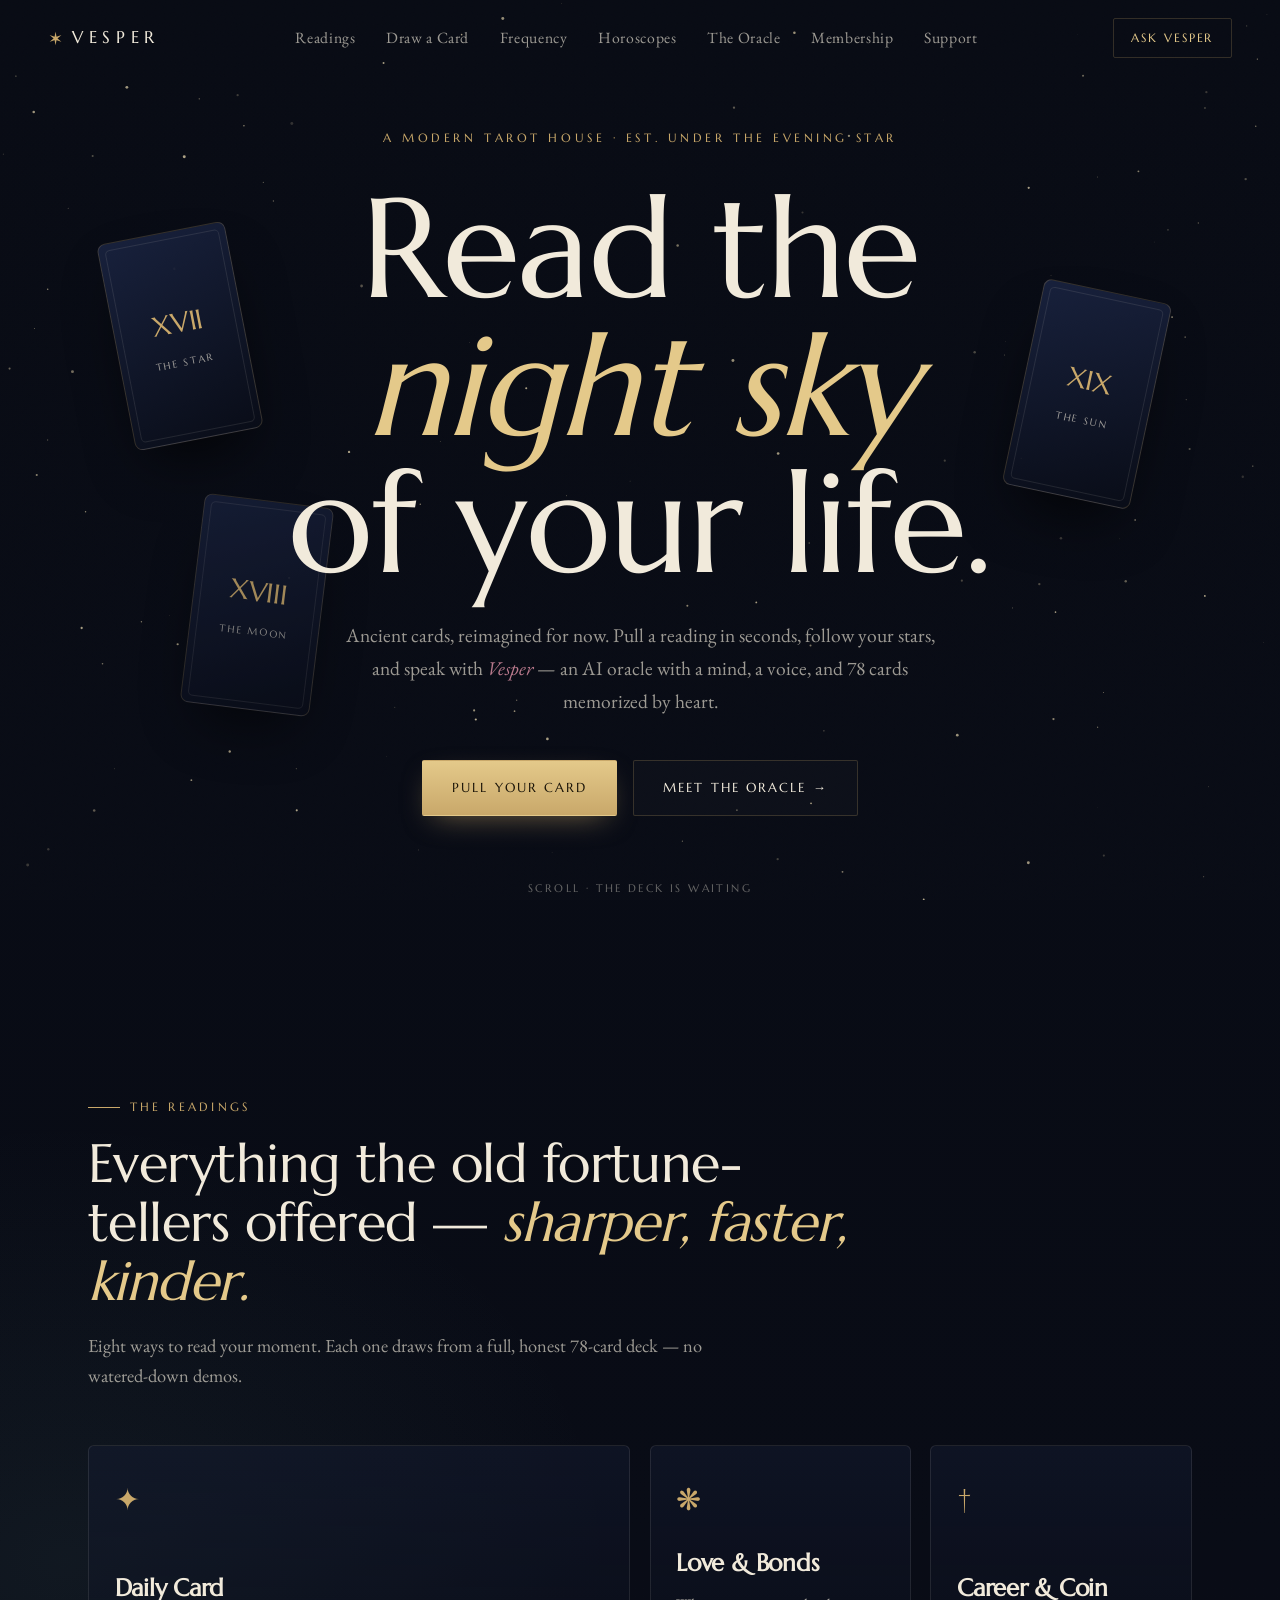
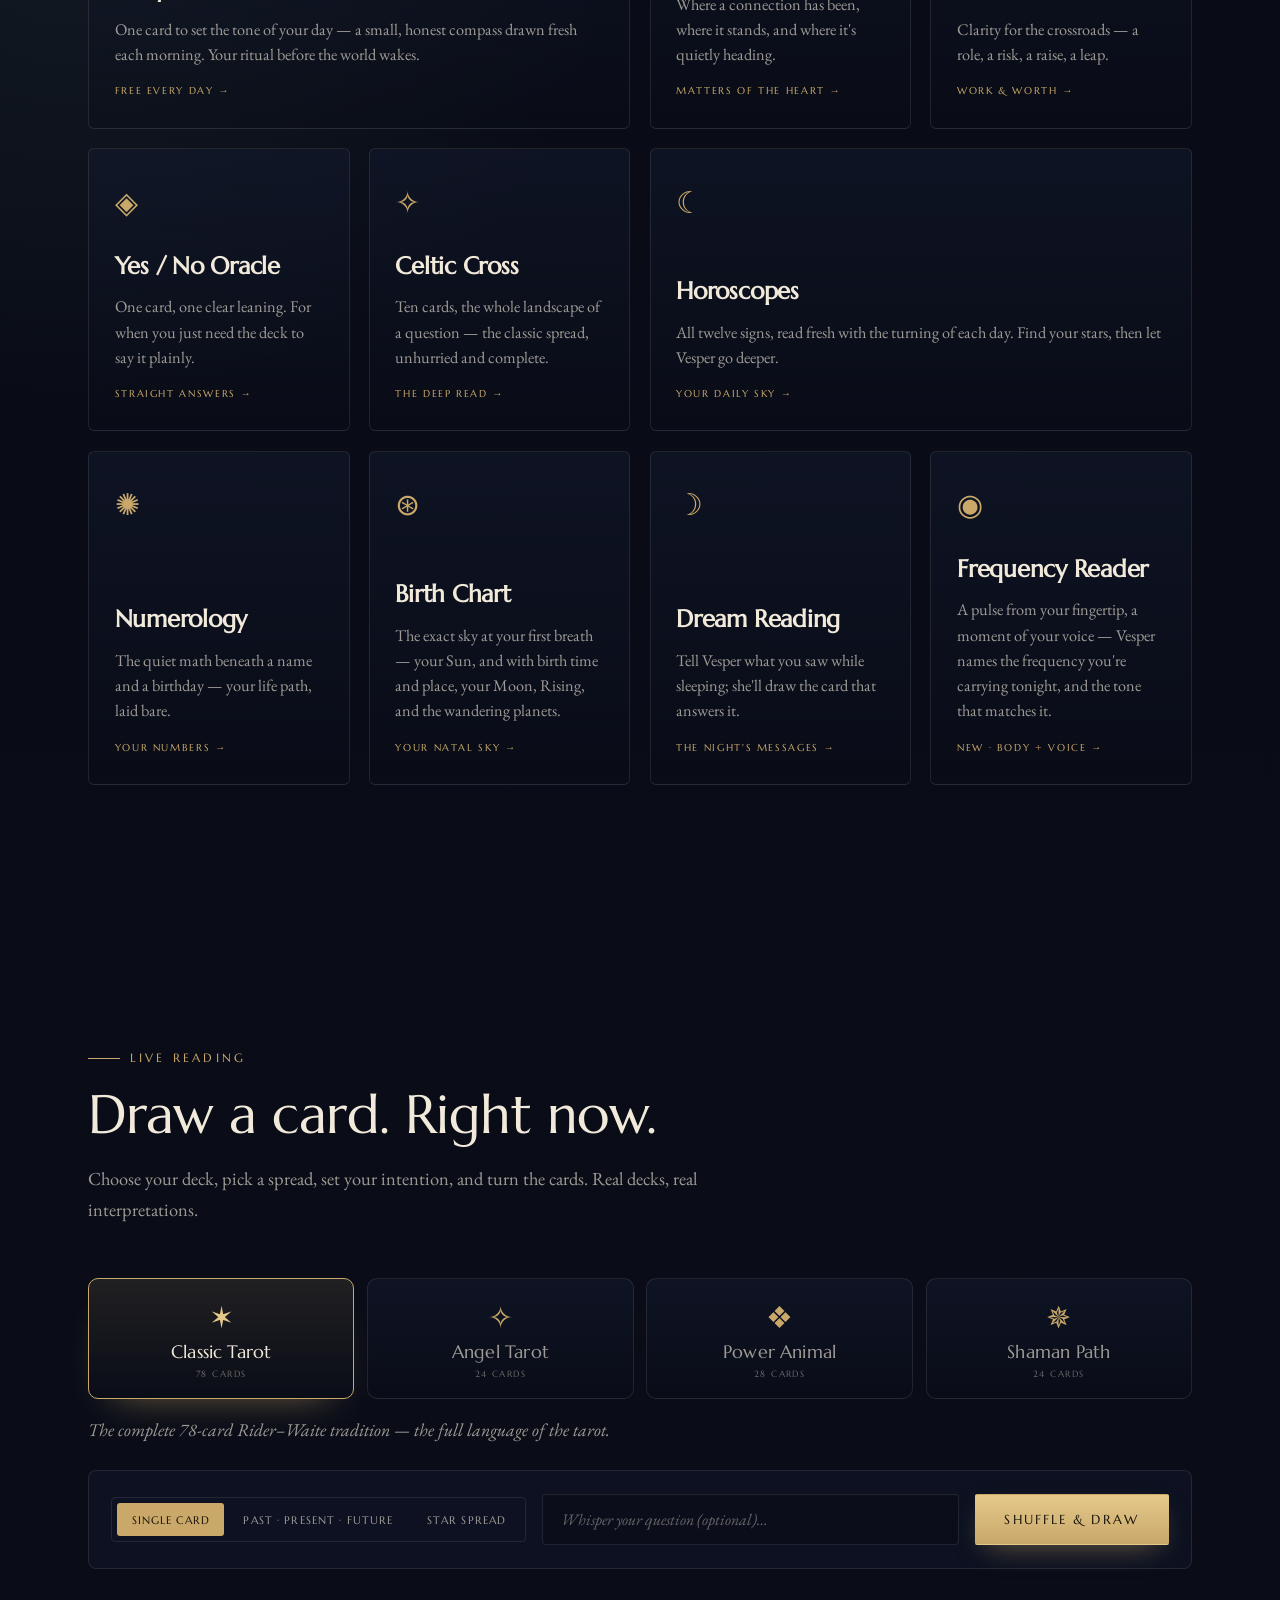
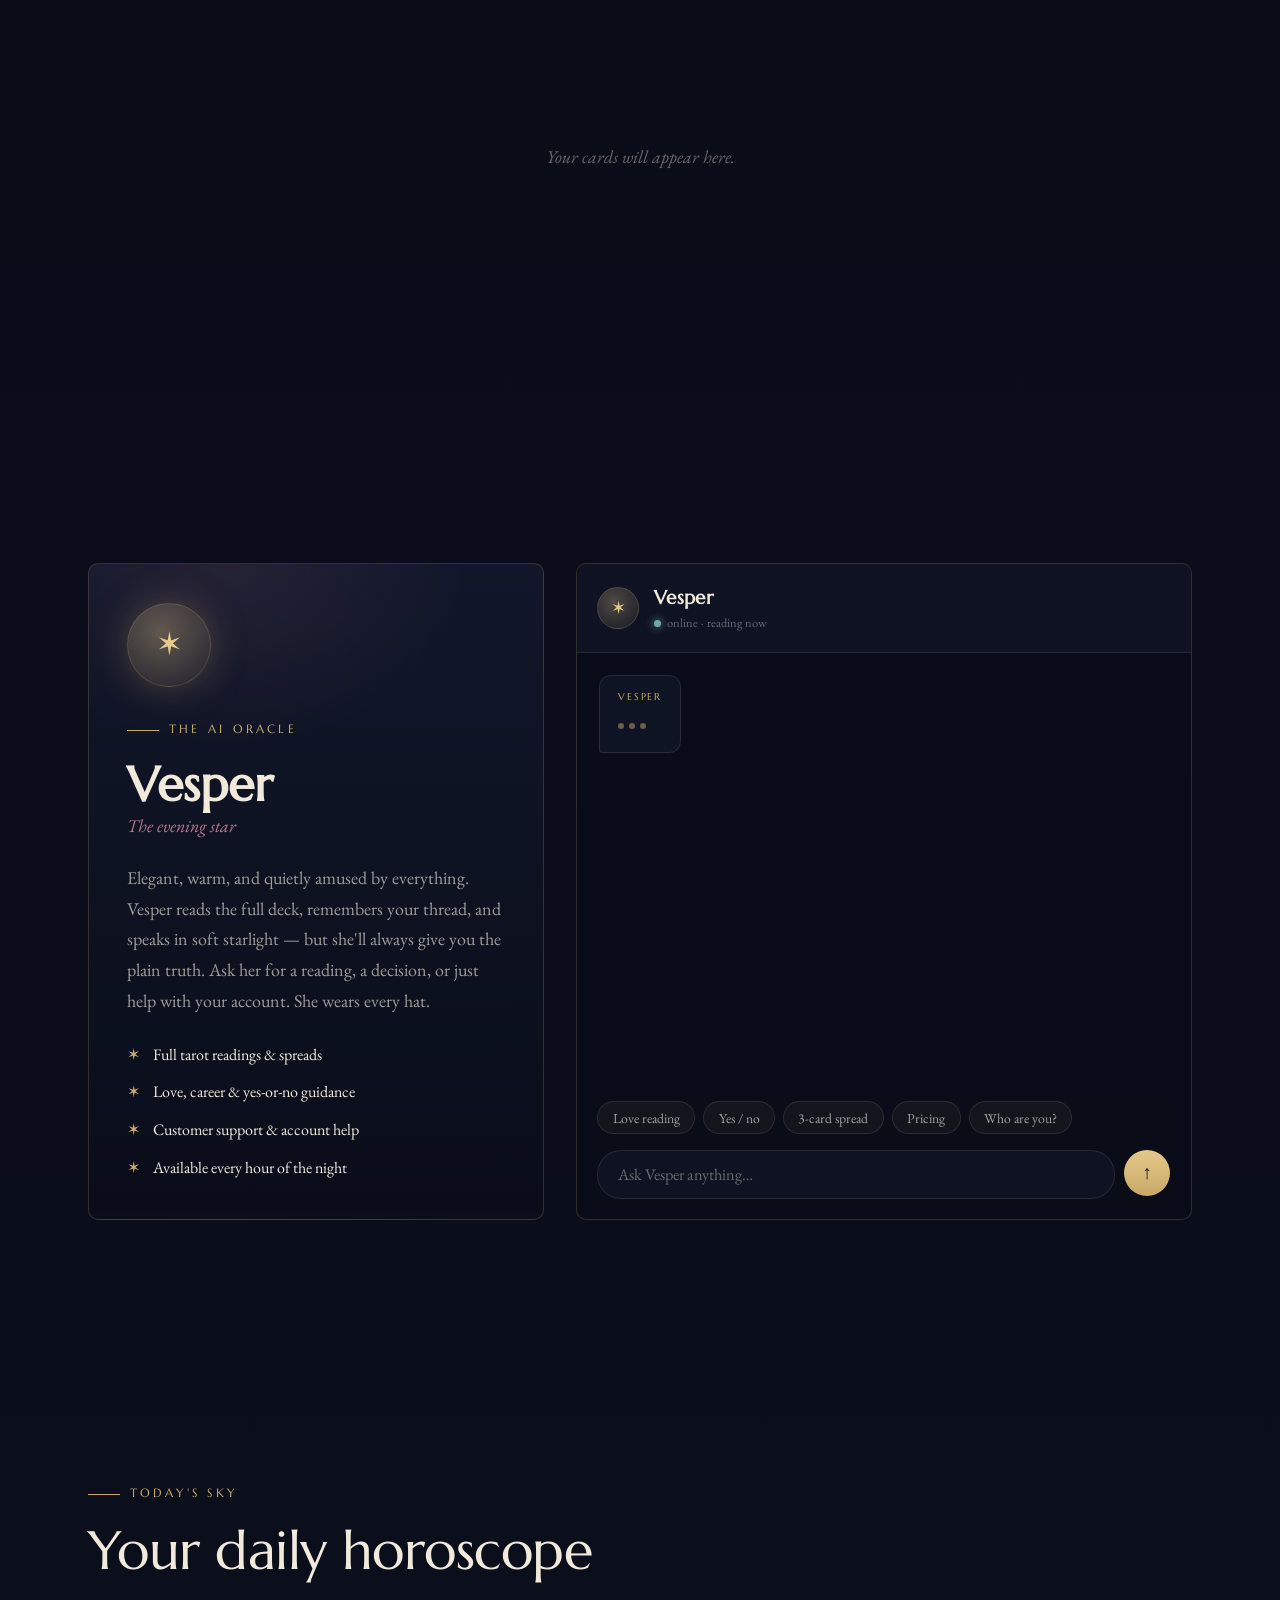
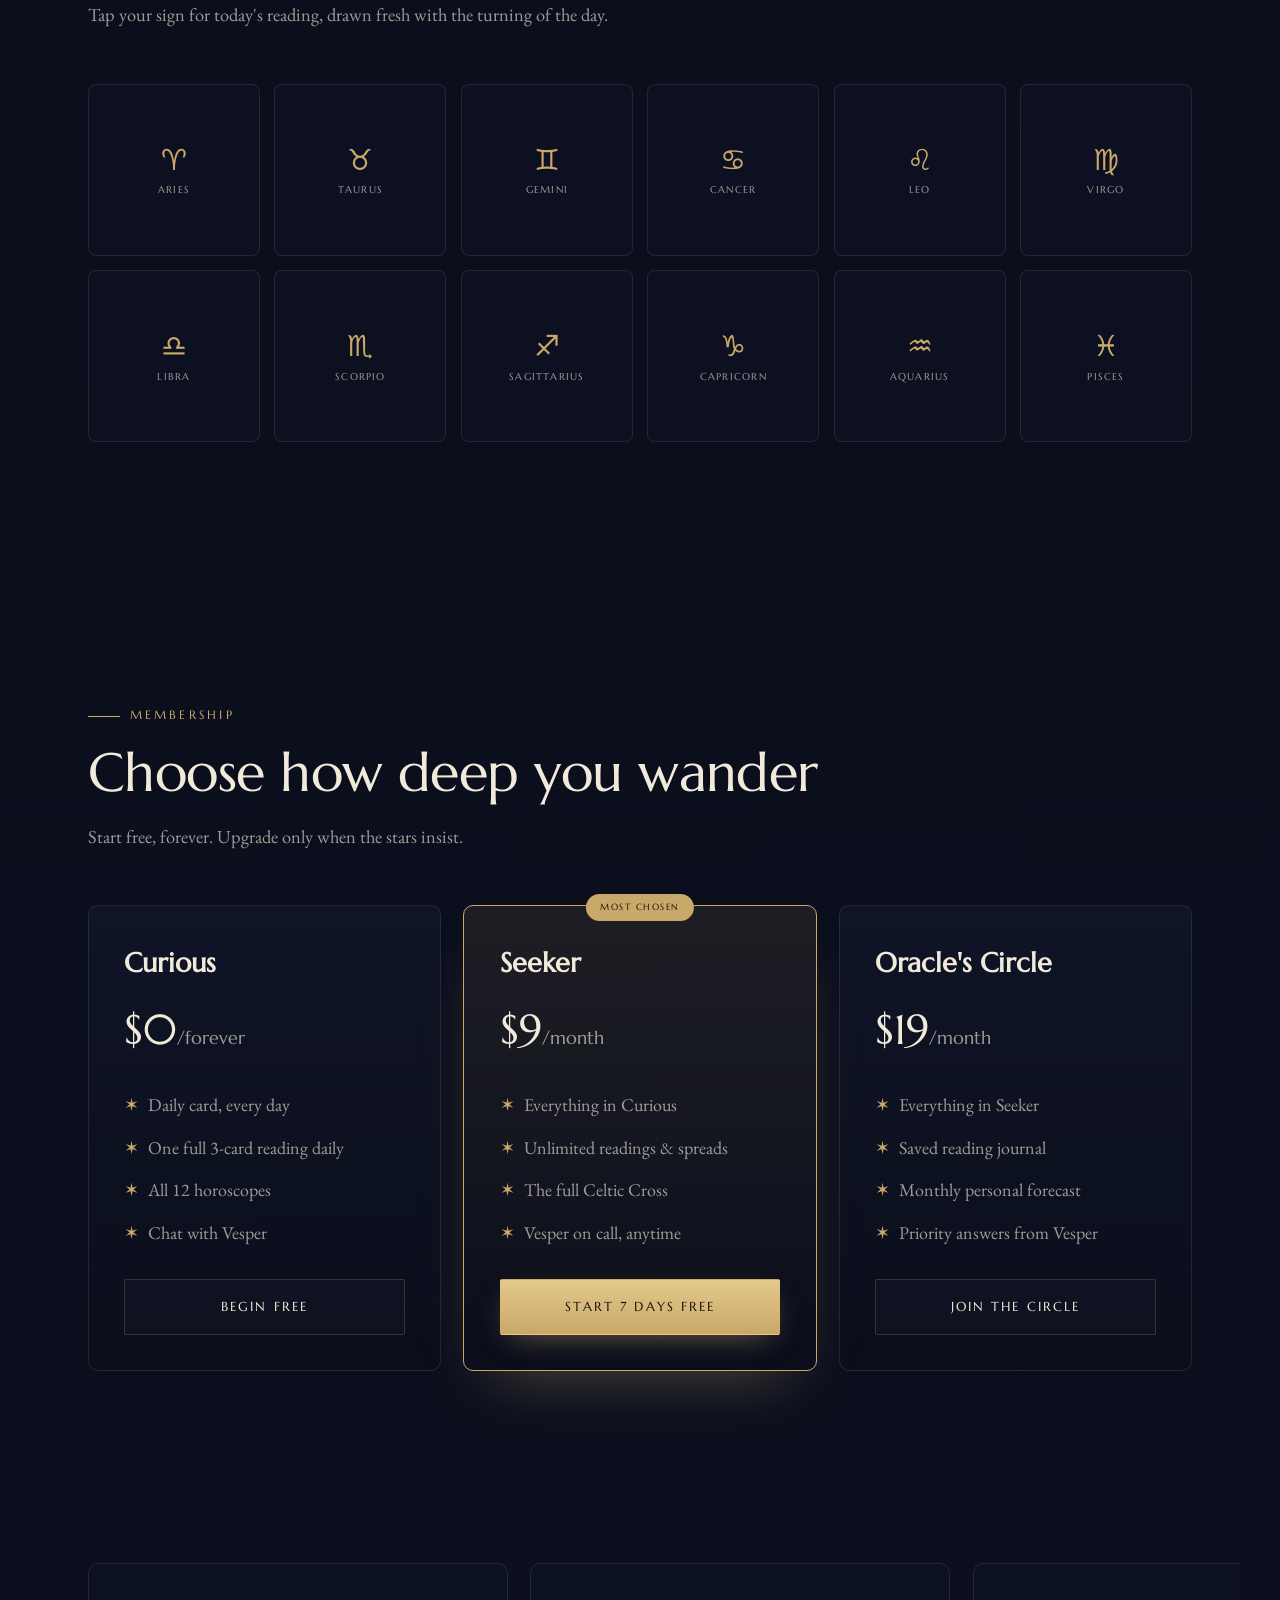
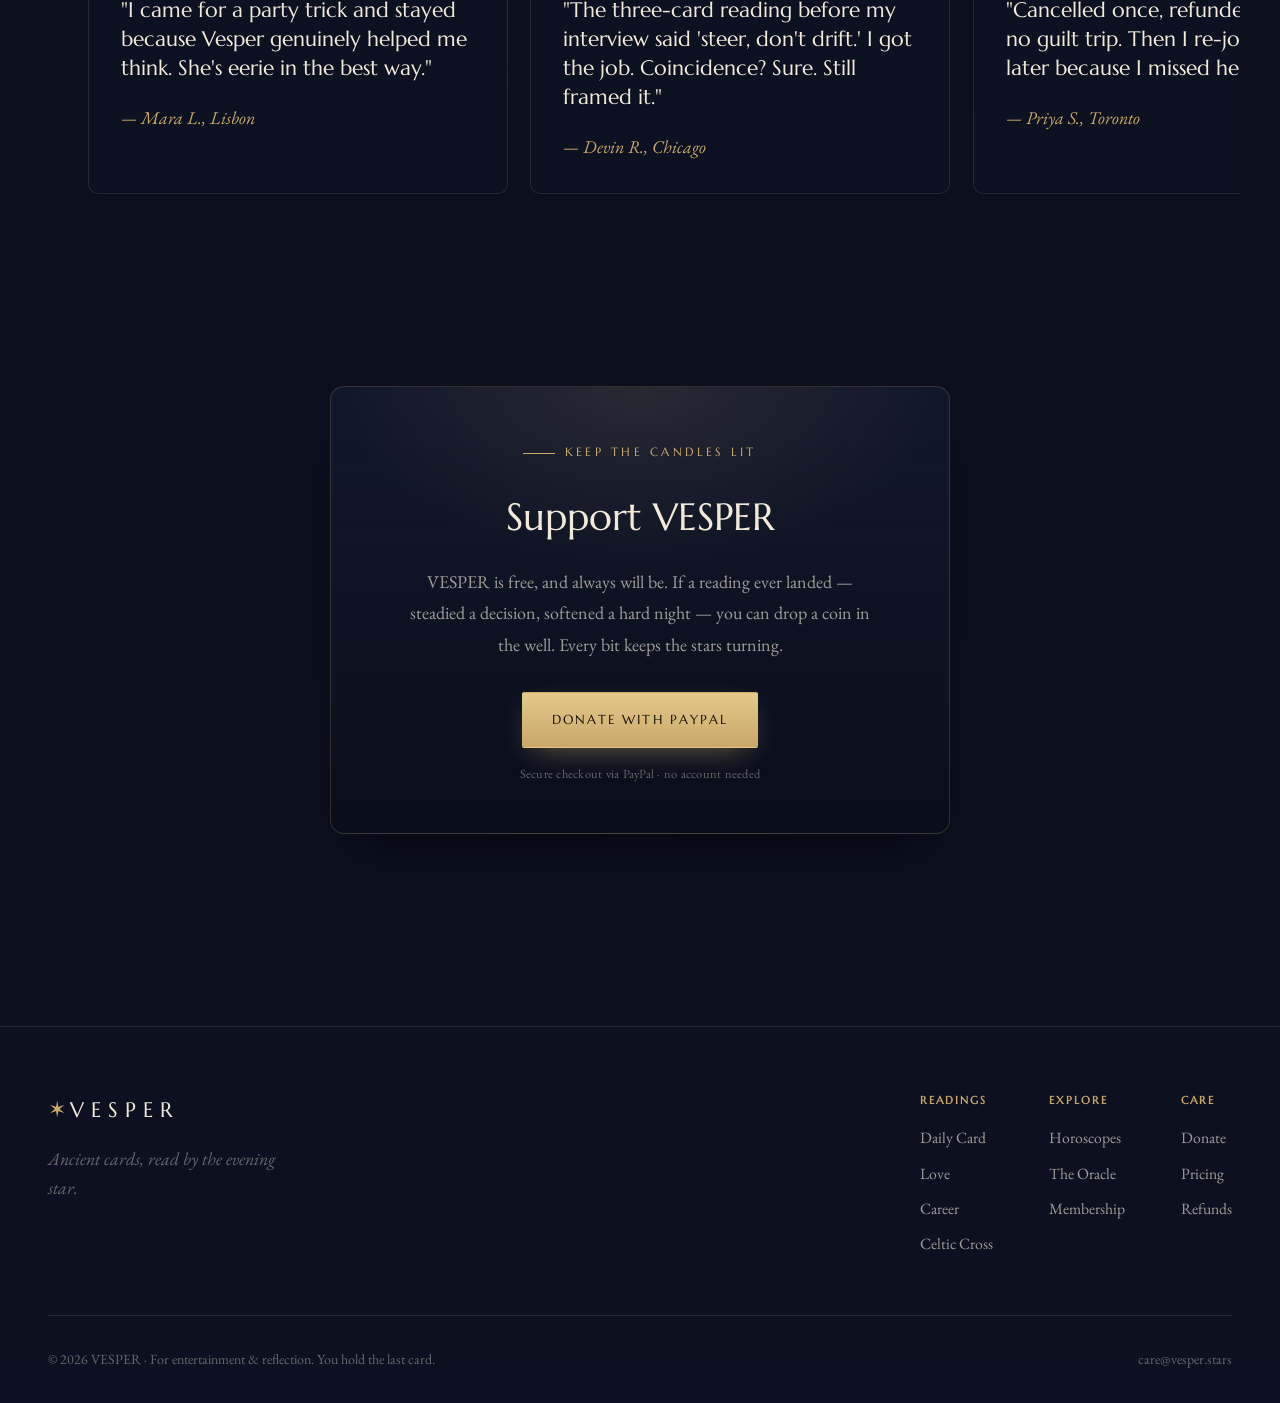
<file: index.html>
<!DOCTYPE html>
<html lang="en">
<head>
<meta charset="UTF-8" />
<meta name="viewport" content="width=device-width, initial-scale=1.0" />
<title>VESPER · Modern Tarot & the AI Oracle</title>
<meta name="description" content="VESPER — a modern tarot house. Daily cards, love & career readings, horoscopes, and Vesper, an AI oracle with a mind of her own." />
<link rel="preconnect" href="https://fonts.googleapis.com" />
<link rel="preconnect" href="https://fonts.gstatic.com" crossorigin />
<link href="https://fonts.googleapis.com/css2?family=Marcellus&family=EB+Garamond:ital,wght@0,400;0,500;1,400&family=Marcellus+SC&display=swap" rel="stylesheet" />
<link rel="stylesheet" href="assets/css/styles.css" />
</head>
<body>

<!-- Grain + starfield atmosphere -->
<div class="grain" aria-hidden="true"></div>
<canvas id="starfield" aria-hidden="true"></canvas>

<!-- ============ NAV ============ -->
<header class="nav" id="nav">
  <a class="brand" href="#top">
    <span class="brand-mark">✶</span>
    <span class="brand-word">VESPER</span>
  </a>
  <nav class="nav-links">
    <a href="#services">Readings</a>
    <a href="#draw">Draw a Card</a>
    <a href="frequency.html">Frequency</a>
    <a href="#horoscopes">Horoscopes</a>
    <a href="#oracle">The Oracle</a>
    <a href="#membership">Membership</a>
    <a href="#support">Support</a>
  </nav>
  <a href="#oracle" class="nav-cta">Ask Vesper</a>
  <button class="nav-toggle" id="nav-toggle" aria-label="Menu" aria-expanded="false"><span></span><span></span><span></span></button>
</header>

<!-- ============ HERO ============ -->
<main id="top">
<section class="hero">
  <div class="hero-eyebrow reveal">A modern tarot house · Est. under the evening star</div>
  <h1 class="hero-title">
    <span class="reveal" style="--d:.05s">Read the</span>
    <span class="reveal italic" style="--d:.15s">night sky</span>
    <span class="reveal" style="--d:.25s">of your life.</span>
  </h1>
  <p class="hero-sub reveal" style="--d:.4s">
    Ancient cards, reimagined for now. Pull a reading in seconds, follow your stars,
    and speak with <em>Vesper</em> — an AI oracle with a mind, a voice, and 78 cards
    memorized by heart.
  </p>
  <div class="hero-actions reveal" style="--d:.55s">
    <a href="#draw" class="btn btn-primary">Pull your card</a>
    <a href="#oracle" class="btn btn-ghost">Meet the Oracle →</a>
  </div>

  <!-- Floating hero cards -->
  <div class="hero-cards" aria-hidden="true">
    <div class="hcard hcard-1"><span class="hc-glyph">XVII</span><span class="hc-name">The Star</span></div>
    <div class="hcard hcard-2"><span class="hc-glyph">XVIII</span><span class="hc-name">The Moon</span></div>
    <div class="hcard hcard-3"><span class="hc-glyph">XIX</span><span class="hc-name">The Sun</span></div>
  </div>
  <div class="scroll-cue reveal" style="--d:.8s">scroll · the deck is waiting</div>
</section>

<!-- ============ SERVICES ============ -->
<section class="section" id="services">
  <div class="sec-head">
    <span class="eyebrow">The Readings</span>
    <h2 class="sec-title">Everything the old fortune-tellers offered — <span class="italic">sharper, faster, kinder.</span></h2>
    <p class="sec-lead">Eight ways to read your moment. Each one draws from a full, honest 78-card deck — no watered-down demos.</p>
  </div>
  <div class="grid services" id="services-grid">
    <!-- filled by app.js -->
  </div>
</section>

<!-- ============ DRAW A CARD (interactive) ============ -->
<section class="section draw-section" id="draw">
  <div class="sec-head">
    <span class="eyebrow">Live Reading</span>
    <h2 class="sec-title">Draw a card. Right now.</h2>
    <p class="sec-lead">Choose your deck, pick a spread, set your intention, and turn the cards. Real decks, real interpretations.</p>
  </div>

  <div class="deck-picker" id="deck-picker" role="tablist" aria-label="Choose a deck"></div>
  <p class="deck-blurb" id="deck-blurb"></p>

  <div class="draw-controls">
    <div class="spread-toggle" id="spread-toggle" role="tablist">
      <button class="spread-opt is-active" data-spread="1" role="tab">Single Card</button>
      <button class="spread-opt" data-spread="3" role="tab">Past · Present · Future</button>
      <button class="spread-opt" data-spread="5" role="tab">Star Spread</button>
    </div>
    <input id="intention" class="intention-input" type="text" placeholder="Whisper your question (optional)…" maxlength="120" />
    <button id="draw-btn" class="btn btn-primary draw-go">Shuffle &amp; Draw</button>
  </div>

  <div class="draw-stage" id="draw-stage" aria-live="polite">
    <p class="draw-hint">Your cards will appear here.</p>
  </div>
</section>

<!-- ============ THE ORACLE (AI agent) ============ -->
<section class="section oracle-section" id="oracle">
  <div class="oracle-wrap">
    <aside class="oracle-persona">
      <div class="persona-orb"><span>✶</span></div>
      <span class="eyebrow">The AI Oracle</span>
      <h2 class="persona-name">Vesper</h2>
      <p class="persona-tag">The evening star</p>
      <p class="persona-bio">
        Elegant, warm, and quietly amused by everything. Vesper reads the full deck,
        remembers your thread, and speaks in soft starlight — but she'll always give
        you the plain truth. Ask her for a reading, a decision, or just help with
        your account. She wears every hat.
      </p>
      <ul class="persona-skills">
        <li>Full tarot readings &amp; spreads</li>
        <li>Love, career &amp; yes-or-no guidance</li>
        <li>Customer support &amp; account help</li>
        <li>Available every hour of the night</li>
      </ul>
    </aside>

    <div class="chat" id="chat">
      <div class="chat-header">
        <div class="chat-avatar">✶</div>
        <div class="chat-id">
          <strong>Vesper</strong>
          <span class="chat-status"><i></i> online · reading now</span>
        </div>
      </div>
      <div class="chat-log" id="chat-log" aria-live="polite"></div>
      <div class="chat-suggest" id="chat-suggest">
        <button class="chip" data-msg="Pull a card for my love life">Love reading</button>
        <button class="chip" data-msg="Should I take the new job?">Yes / no</button>
        <button class="chip" data-msg="Give me a three card reading">3-card spread</button>
        <button class="chip" data-msg="How much does membership cost?">Pricing</button>
        <button class="chip" data-msg="Who are you?">Who are you?</button>
      </div>
      <form class="chat-input" id="chat-form">
        <input id="chat-text" type="text" placeholder="Ask Vesper anything…" autocomplete="off" />
        <button type="submit" class="chat-send" aria-label="Send">↑</button>
      </form>
    </div>
  </div>
</section>

<!-- ============ HOROSCOPES ============ -->
<section class="section" id="horoscopes">
  <div class="sec-head">
    <span class="eyebrow">Today's Sky</span>
    <h2 class="sec-title">Your daily horoscope</h2>
    <p class="sec-lead">Tap your sign for today's reading, drawn fresh with the turning of the day.</p>
  </div>
  <div class="grid signs" id="signs-grid"></div>
  <div class="horo-readout" id="horo-readout" hidden>
    <button class="horo-close" id="horo-close" aria-label="Close">×</button>
    <div class="horo-glyph" id="horo-glyph"></div>
    <h3 class="horo-name" id="horo-name"></h3>
    <p class="horo-dates" id="horo-dates"></p>
    <p class="horo-text" id="horo-text"></p>
  </div>
</section>

<!-- ============ MEMBERSHIP ============ -->
<section class="section" id="membership">
  <div class="sec-head">
    <span class="eyebrow">Membership</span>
    <h2 class="sec-title">Choose how deep you wander</h2>
    <p class="sec-lead">Start free, forever. Upgrade only when the stars insist.</p>
  </div>
  <div class="grid plans">
    <div class="plan">
      <h3 class="plan-name">Curious</h3>
      <p class="plan-price"><span>$0</span>/forever</p>
      <ul class="plan-feats">
        <li>Daily card, every day</li>
        <li>One full 3-card reading daily</li>
        <li>All 12 horoscopes</li>
        <li>Chat with Vesper</li>
      </ul>
      <a href="#oracle" class="btn btn-ghost plan-cta">Begin free</a>
    </div>
    <div class="plan plan-feature">
      <span class="plan-badge">Most chosen</span>
      <h3 class="plan-name">Seeker</h3>
      <p class="plan-price"><span>$9</span>/month</p>
      <ul class="plan-feats">
        <li>Everything in Curious</li>
        <li>Unlimited readings &amp; spreads</li>
        <li>The full Celtic Cross</li>
        <li>Vesper on call, anytime</li>
      </ul>
      <a href="#oracle" class="btn btn-primary plan-cta">Start 7 days free</a>
    </div>
    <div class="plan">
      <h3 class="plan-name">Oracle's Circle</h3>
      <p class="plan-price"><span>$19</span>/month</p>
      <ul class="plan-feats">
        <li>Everything in Seeker</li>
        <li>Saved reading journal</li>
        <li>Monthly personal forecast</li>
        <li>Priority answers from Vesper</li>
      </ul>
      <a href="#oracle" class="btn btn-ghost plan-cta">Join the Circle</a>
    </div>
  </div>
</section>

<!-- ============ TESTIMONIALS ============ -->
<section class="section testi-section">
  <div class="testi-track" id="testi-track">
    <figure class="testi"><blockquote>"I came for a party trick and stayed because Vesper genuinely helped me think. She's eerie in the best way."</blockquote><figcaption>— Mara L., Lisbon</figcaption></figure>
    <figure class="testi"><blockquote>"The three-card reading before my interview said 'steer, don't drift.' I got the job. Coincidence? Sure. Still framed it."</blockquote><figcaption>— Devin R., Chicago</figcaption></figure>
    <figure class="testi"><blockquote>"Cancelled once, refunded in a day, no guilt trip. Then I re-joined a week later because I missed her."</blockquote><figcaption>— Priya S., Toronto</figcaption></figure>
    <figure class="testi"><blockquote>"Finally a tarot app that isn't all purple glow and fake mystery. It feels designed. It feels adult."</blockquote><figcaption>— Ken A., Berlin</figcaption></figure>
  </div>
</section>

<!-- ============ SUPPORT / DONATE ============ -->
<section class="section support-section" id="support">
  <div class="support-card reveal">
    <span class="eyebrow">Keep the candles lit</span>
    <h2 class="support-title">Support VESPER</h2>
    <p class="support-text">VESPER is free, and always will be. If a reading ever landed — steadied a decision, softened a hard night — you can drop a coin in the well. Every bit keeps the stars turning.</p>
    <a class="btn btn-primary support-btn" href="https://www.paypal.com/donate/?hosted_button_id=DkanRXjcgE5qvgKRgYliP2kbLAjGFjQL2hGRGyFw" target="_blank" rel="noopener noreferrer">
      Donate with PayPal
    </a>
    <p class="support-note">Secure checkout via PayPal · no account needed</p>
  </div>
</section>

</main>

<!-- ============ FOOTER ============ -->
<footer class="footer">
  <div class="foot-top">
    <div class="foot-brand">
      <span class="brand-mark">✶</span>
      <span class="brand-word">VESPER</span>
      <p class="foot-note">Ancient cards, read by the evening star.</p>
    </div>
    <div class="foot-cols">
      <div><h4>Readings</h4><a href="#services">Daily Card</a><a href="#services">Love</a><a href="#services">Career</a><a href="#draw">Celtic Cross</a></div>
      <div><h4>Explore</h4><a href="#horoscopes">Horoscopes</a><a href="#oracle">The Oracle</a><a href="#membership">Membership</a></div>
      <div><h4>Care</h4><a href="#support">Donate</a><a href="#membership">Pricing</a><a href="#oracle">Refunds</a></div>
    </div>
  </div>
  <div class="foot-bottom">
    <span>© 2026 VESPER · For entertainment &amp; reflection. You hold the last card.</span>
    <span>care@vesper.stars</span>
  </div>
</footer>

<!-- ============ SERVICE READING MODAL ============ -->
<div class="modal" id="svc-modal" hidden>
  <div class="modal-backdrop" data-close></div>
  <div class="modal-card" role="dialog" aria-modal="true" aria-labelledby="modal-title">
    <button class="modal-close" data-close aria-label="Close">×</button>
    <span class="eyebrow" id="modal-eyebrow">Reading</span>
    <h3 class="modal-title" id="modal-title">Reading</h3>
    <p class="modal-lead" id="modal-lead"></p>
    <div class="modal-body" id="modal-body"></div>
    <div class="modal-actions" id="modal-actions"></div>
  </div>
</div>

<script src="assets/js/tarot-data.js"></script>
<script src="assets/js/decks.js"></script>
<script src="assets/js/oracle.js"></script>
<script src="assets/js/app.js"></script>
</body>
</html>
</file>
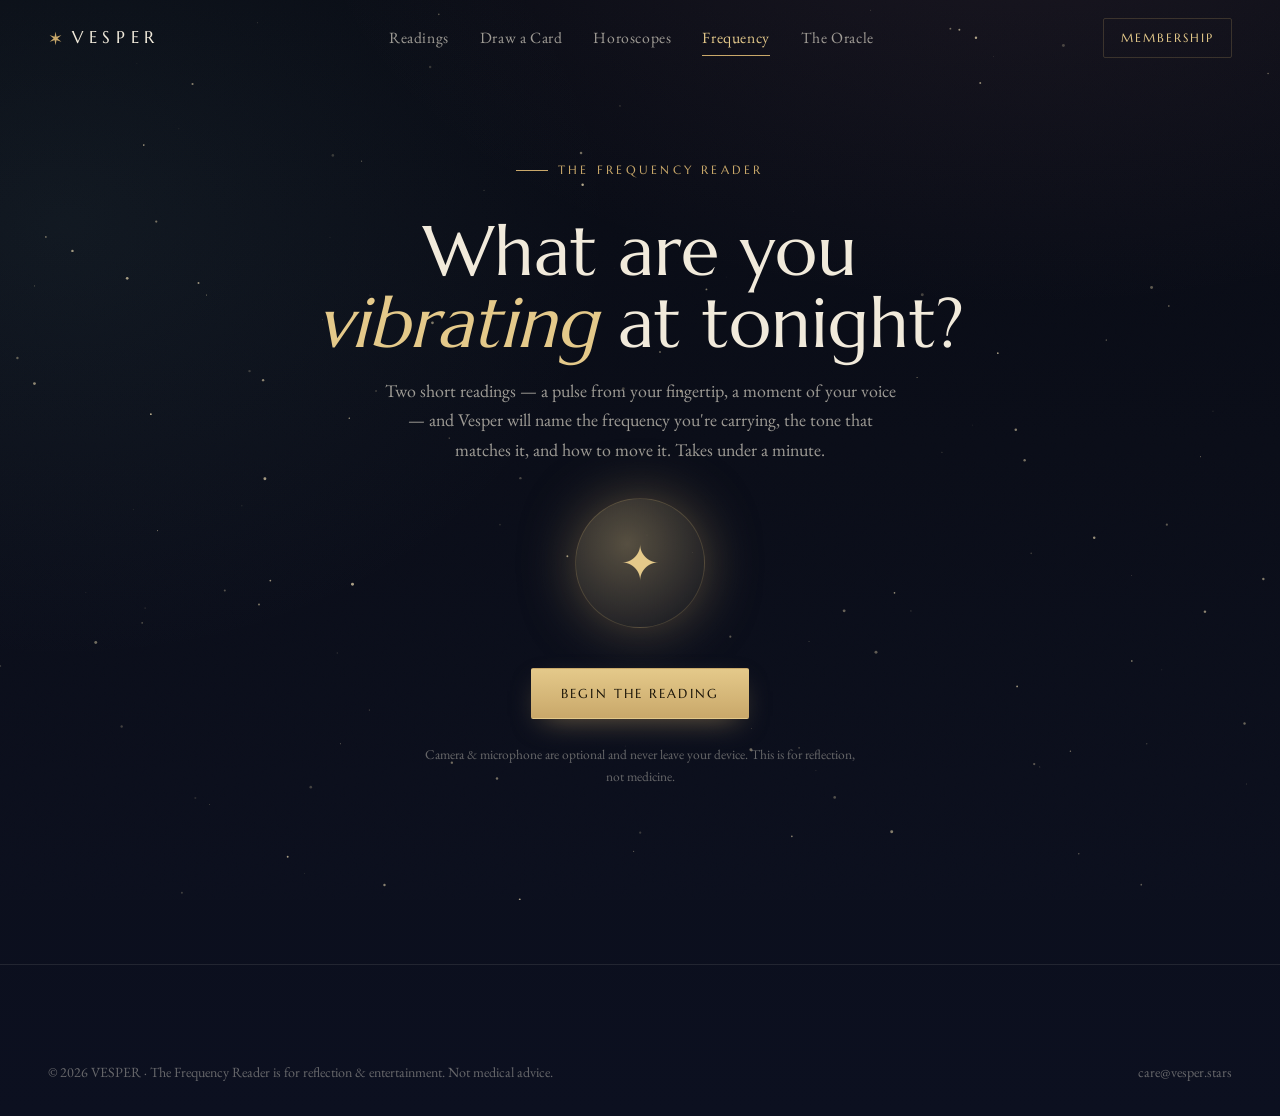
<file: frequency.html>
<!DOCTYPE html>
<html lang="en">
<head>
<meta charset="UTF-8" />
<meta name="viewport" content="width=device-width, initial-scale=1.0" />
<title>VESPER · The Frequency Reader</title>
<meta name="description" content="Measure the frequency you're carrying — a pulse from your fingertip, a moment of your voice, and Vesper names your tone." />
<link rel="preconnect" href="https://fonts.googleapis.com" />
<link rel="preconnect" href="https://fonts.gstatic.com" crossorigin />
<link href="https://fonts.googleapis.com/css2?family=Marcellus&family=EB+Garamond:ital,wght@0,400;0,500;1,400&family=Marcellus+SC&display=swap" rel="stylesheet" />
<link rel="stylesheet" href="assets/css/styles.css" />
</head>
<body>

<div class="grain" aria-hidden="true"></div>
<canvas id="starfield" aria-hidden="true"></canvas>

<header class="nav" id="nav">
  <a class="brand" href="index.html#top">
    <span class="brand-mark">✶</span>
    <span class="brand-word">VESPER</span>
  </a>
  <nav class="nav-links">
    <a href="index.html#services">Readings</a>
    <a href="index.html#draw">Draw a Card</a>
    <a href="index.html#horoscopes">Horoscopes</a>
    <a href="frequency.html" class="is-current">Frequency</a>
    <a href="index.html#oracle">The Oracle</a>
  </nav>
  <a href="index.html#membership" class="nav-cta">Membership</a>
  <button class="nav-toggle" id="nav-toggle" aria-label="Menu" aria-expanded="false"><span></span><span></span><span></span></button>
</header>

<main class="freq-main">
  <section class="freq-stage" id="freq-app">
    <!-- rendered by frequency.js -->
  </section>
</main>

<footer class="footer">
  <div class="foot-bottom" style="border:none;margin-top:0;">
    <span>© 2026 VESPER · The Frequency Reader is for reflection &amp; entertainment. Not medical advice.</span>
    <span>care@vesper.stars</span>
  </div>
</footer>

<script src="assets/js/frequency.js"></script>
<script>
/* mini starfield + nav scroll, standalone for this page */
(function () {
  var c = document.getElementById("starfield"), ctx = c.getContext("2d"), stars = [], w, h;
  function resize() {
    w = c.width = innerWidth; h = c.height = innerHeight;
    var count = Math.min(160, Math.floor(w * h / 9000));
    stars = Array.from({ length: count }, function () {
      return { x: Math.random() * w, y: Math.random() * h, r: Math.random() * 1.3 + 0.2,
        a: Math.random() * 0.6 + 0.2, tw: Math.random() * 0.02 + 0.004, d: Math.random() < .5 ? 1 : -1 };
    });
  }
  function tick() {
    ctx.clearRect(0, 0, w, h);
    stars.forEach(function (s) {
      s.a += s.tw * s.d; if (s.a > .85 || s.a < .15) s.d *= -1;
      ctx.beginPath(); ctx.arc(s.x, s.y, s.r, 0, 6.283);
      ctx.fillStyle = "rgba(226,210,170," + s.a + ")"; ctx.fill();
    });
    requestAnimationFrame(tick);
  }
  resize(); addEventListener("resize", resize);
  if (!matchMedia("(prefers-reduced-motion: reduce)").matches) tick();
  var nav = document.getElementById("nav");
  addEventListener("scroll", function () { nav.classList.toggle("scrolled", scrollY > 40); }, { passive: true });
  var t = document.getElementById("nav-toggle");
  if (t) {
    t.addEventListener("click", function () {
      var open = nav.classList.toggle("open");
      t.setAttribute("aria-expanded", open ? "true" : "false");
    });
    Array.prototype.forEach.call(nav.querySelectorAll(".nav-links a"), function (a) {
      a.addEventListener("click", function () { nav.classList.remove("open"); });
    });
  }
})();
</script>
</body>
</html>
</file>
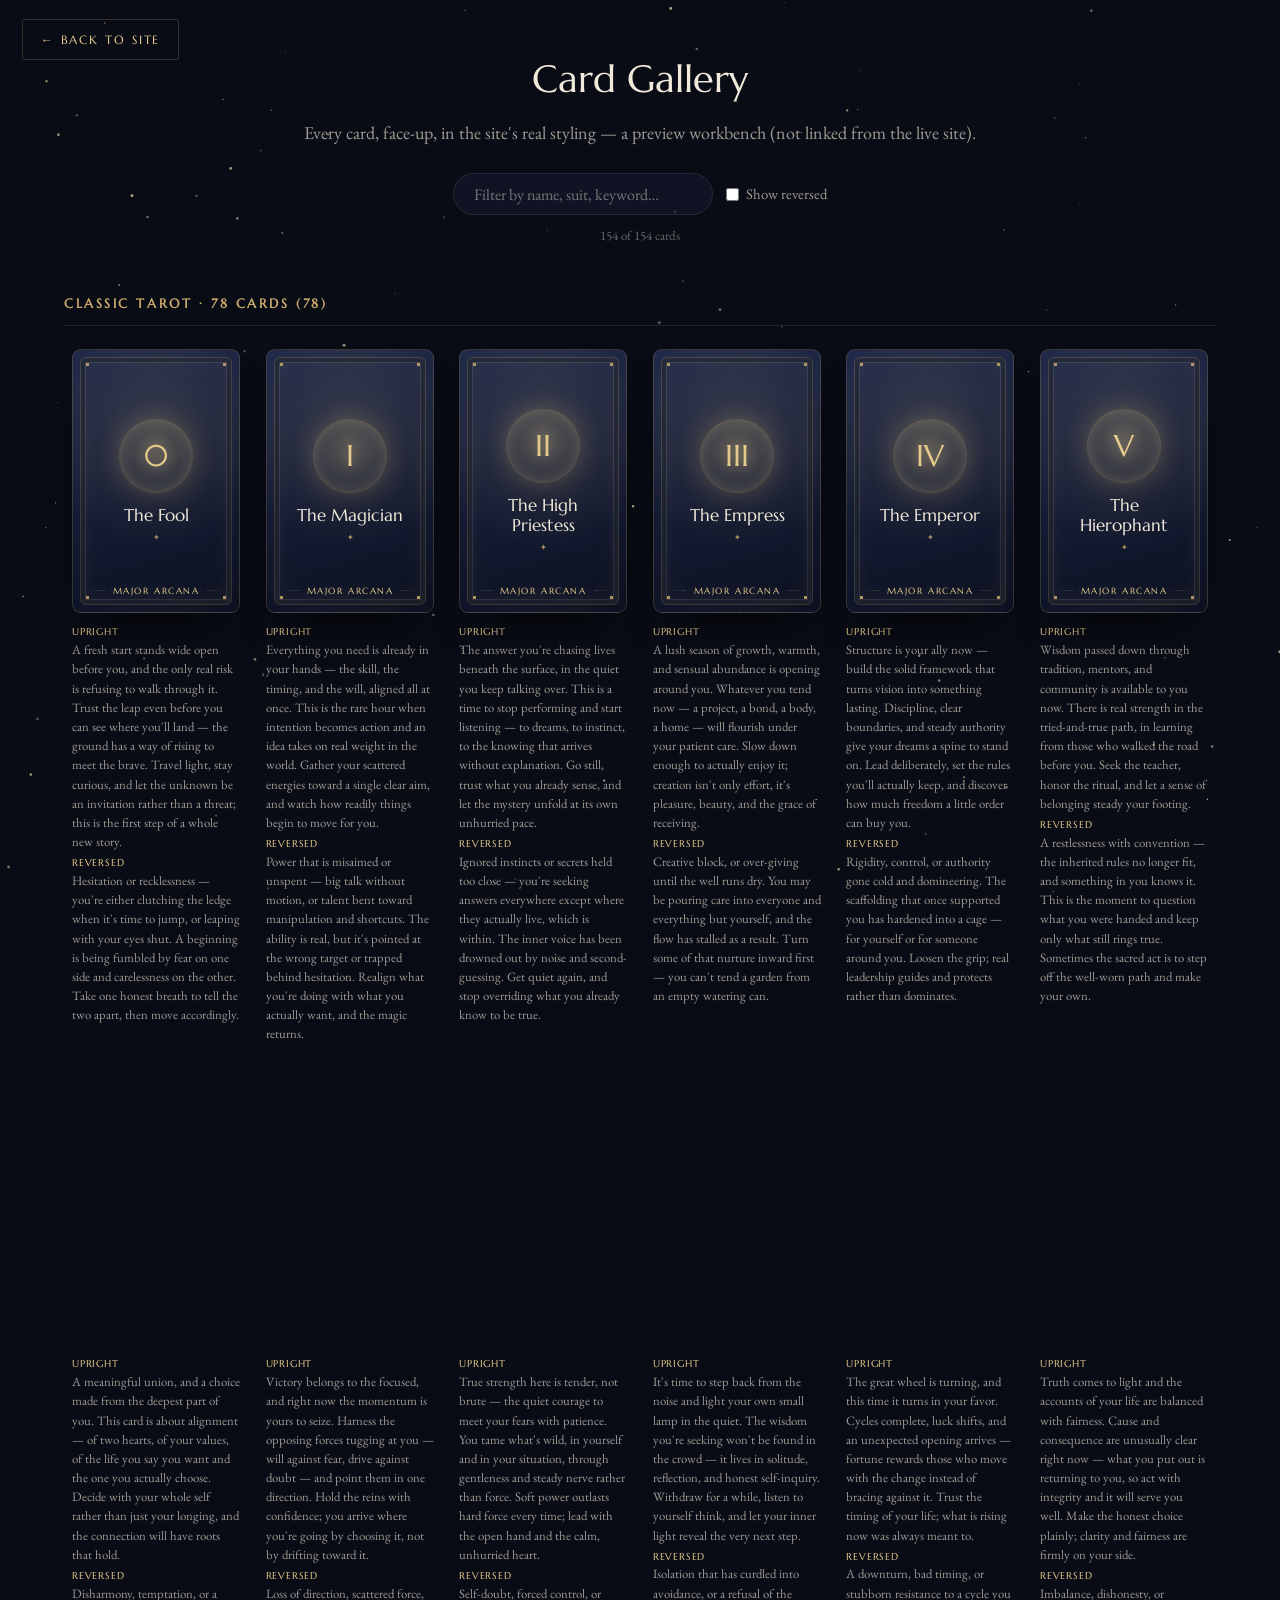
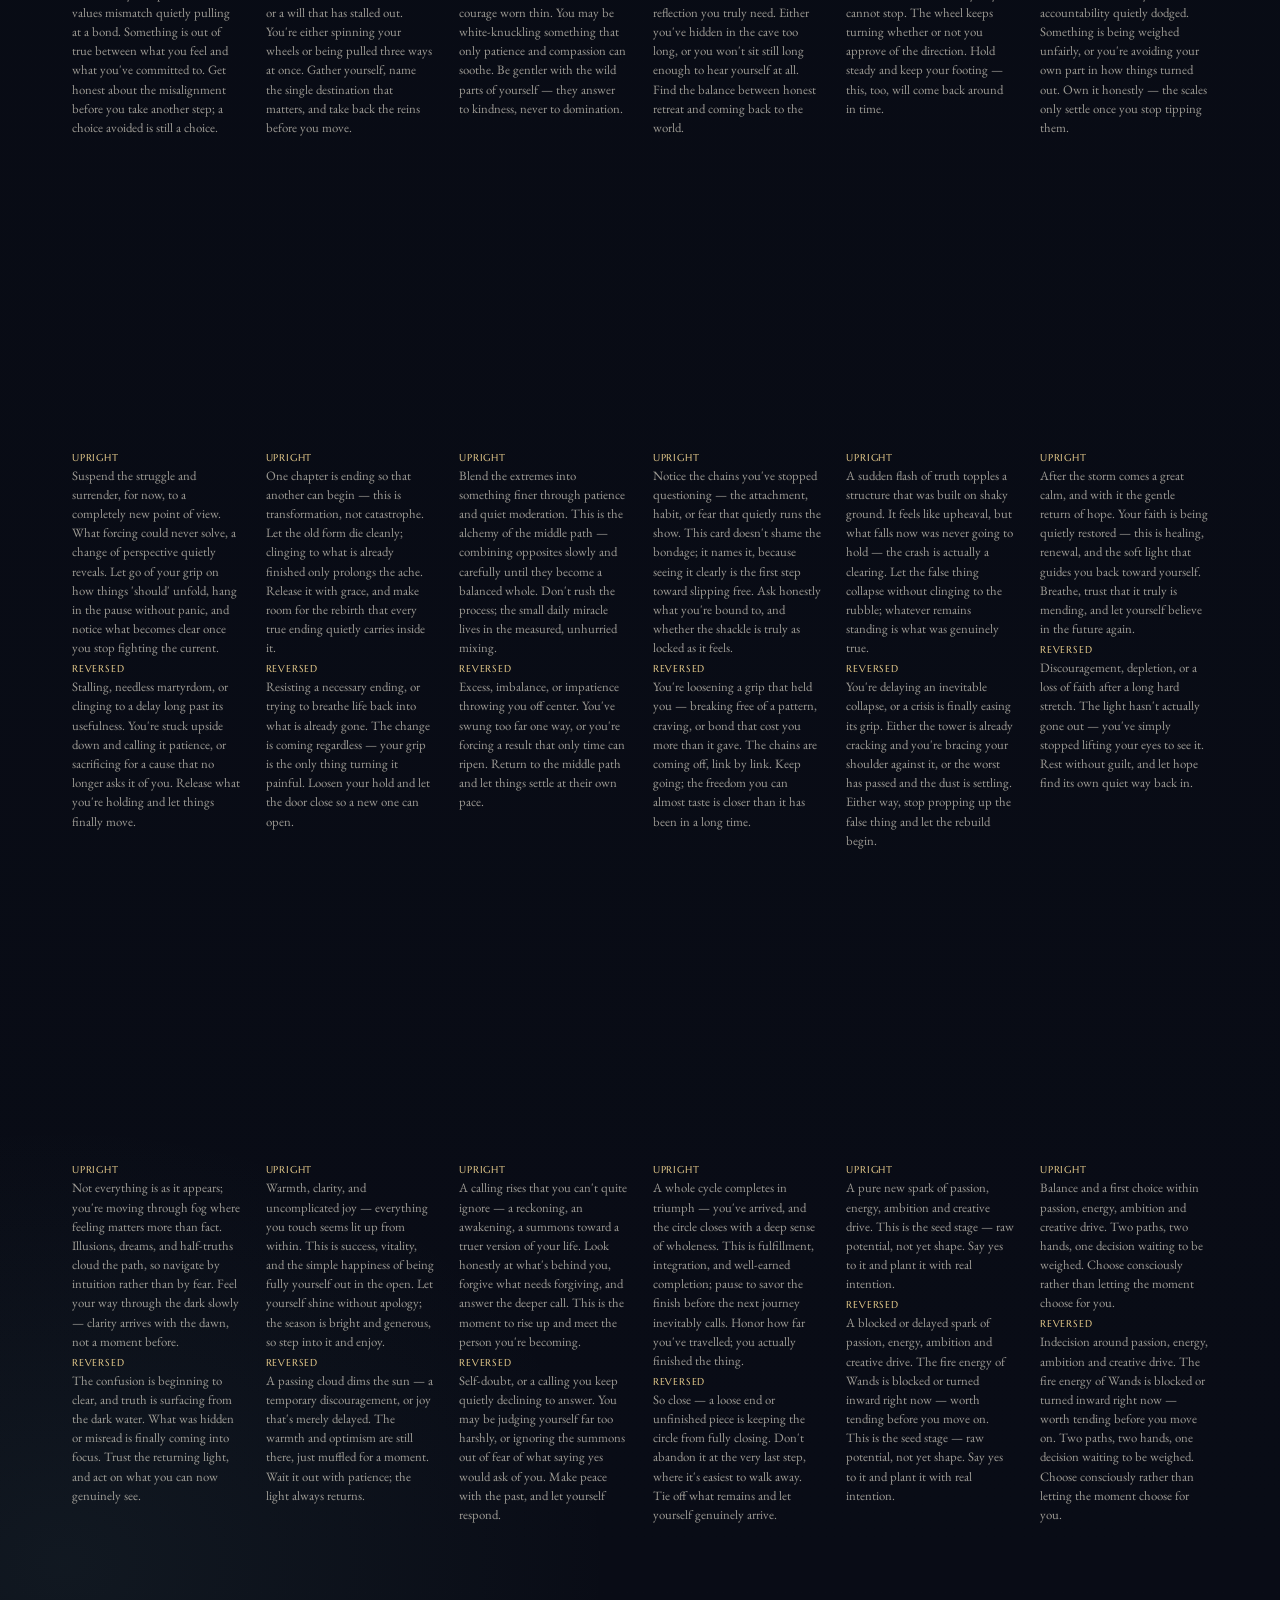
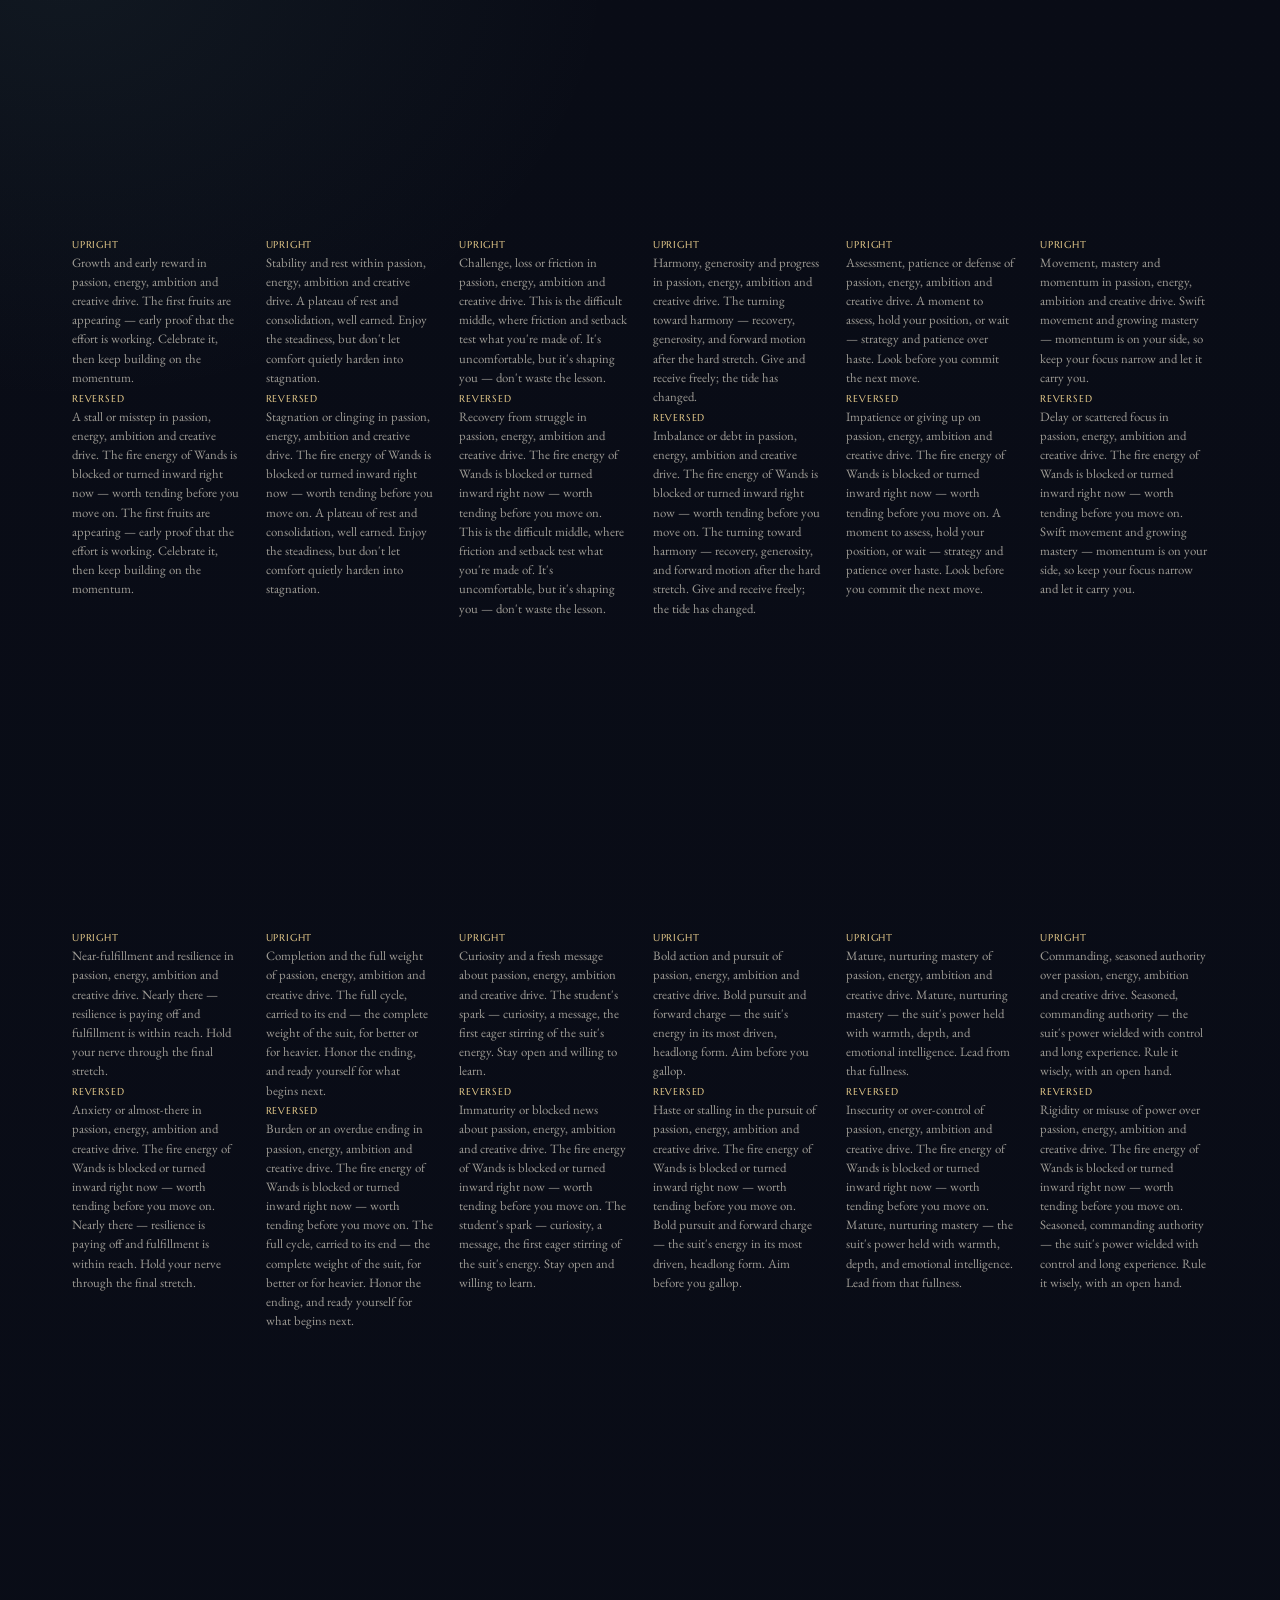
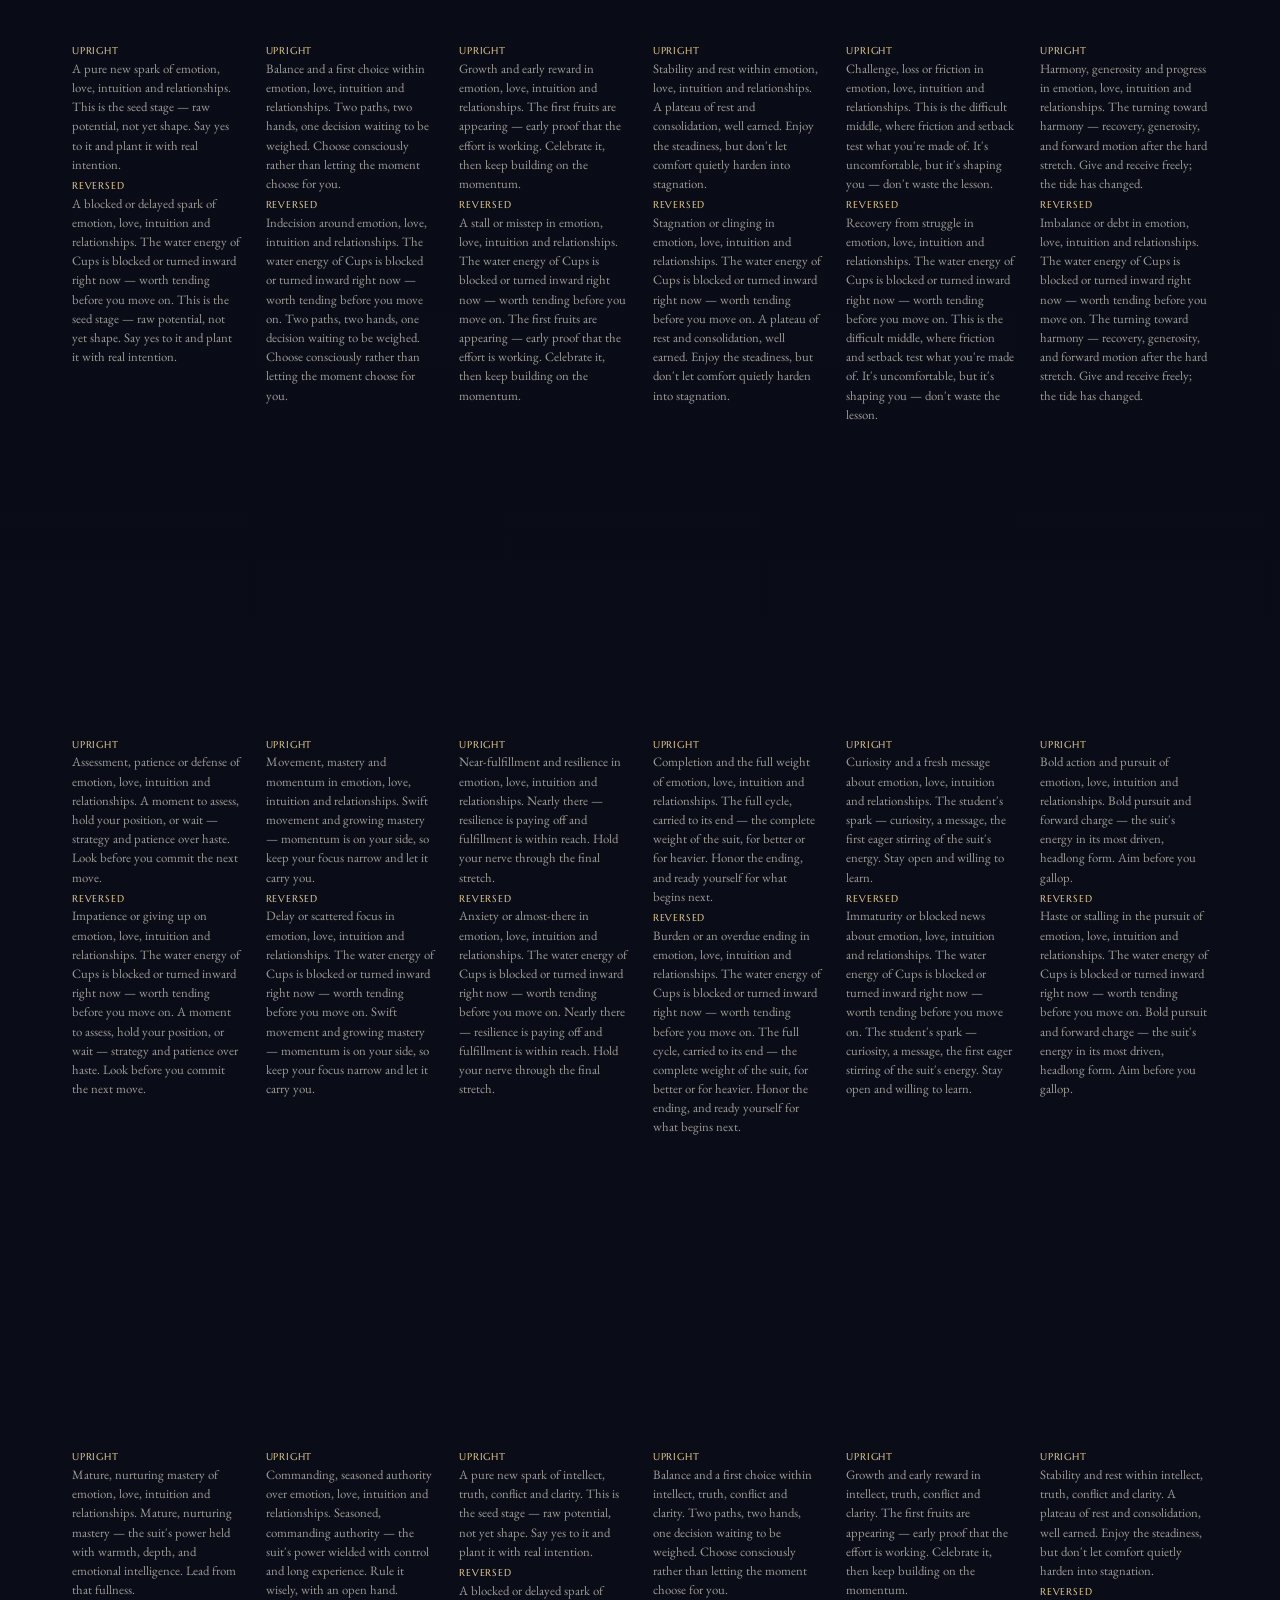
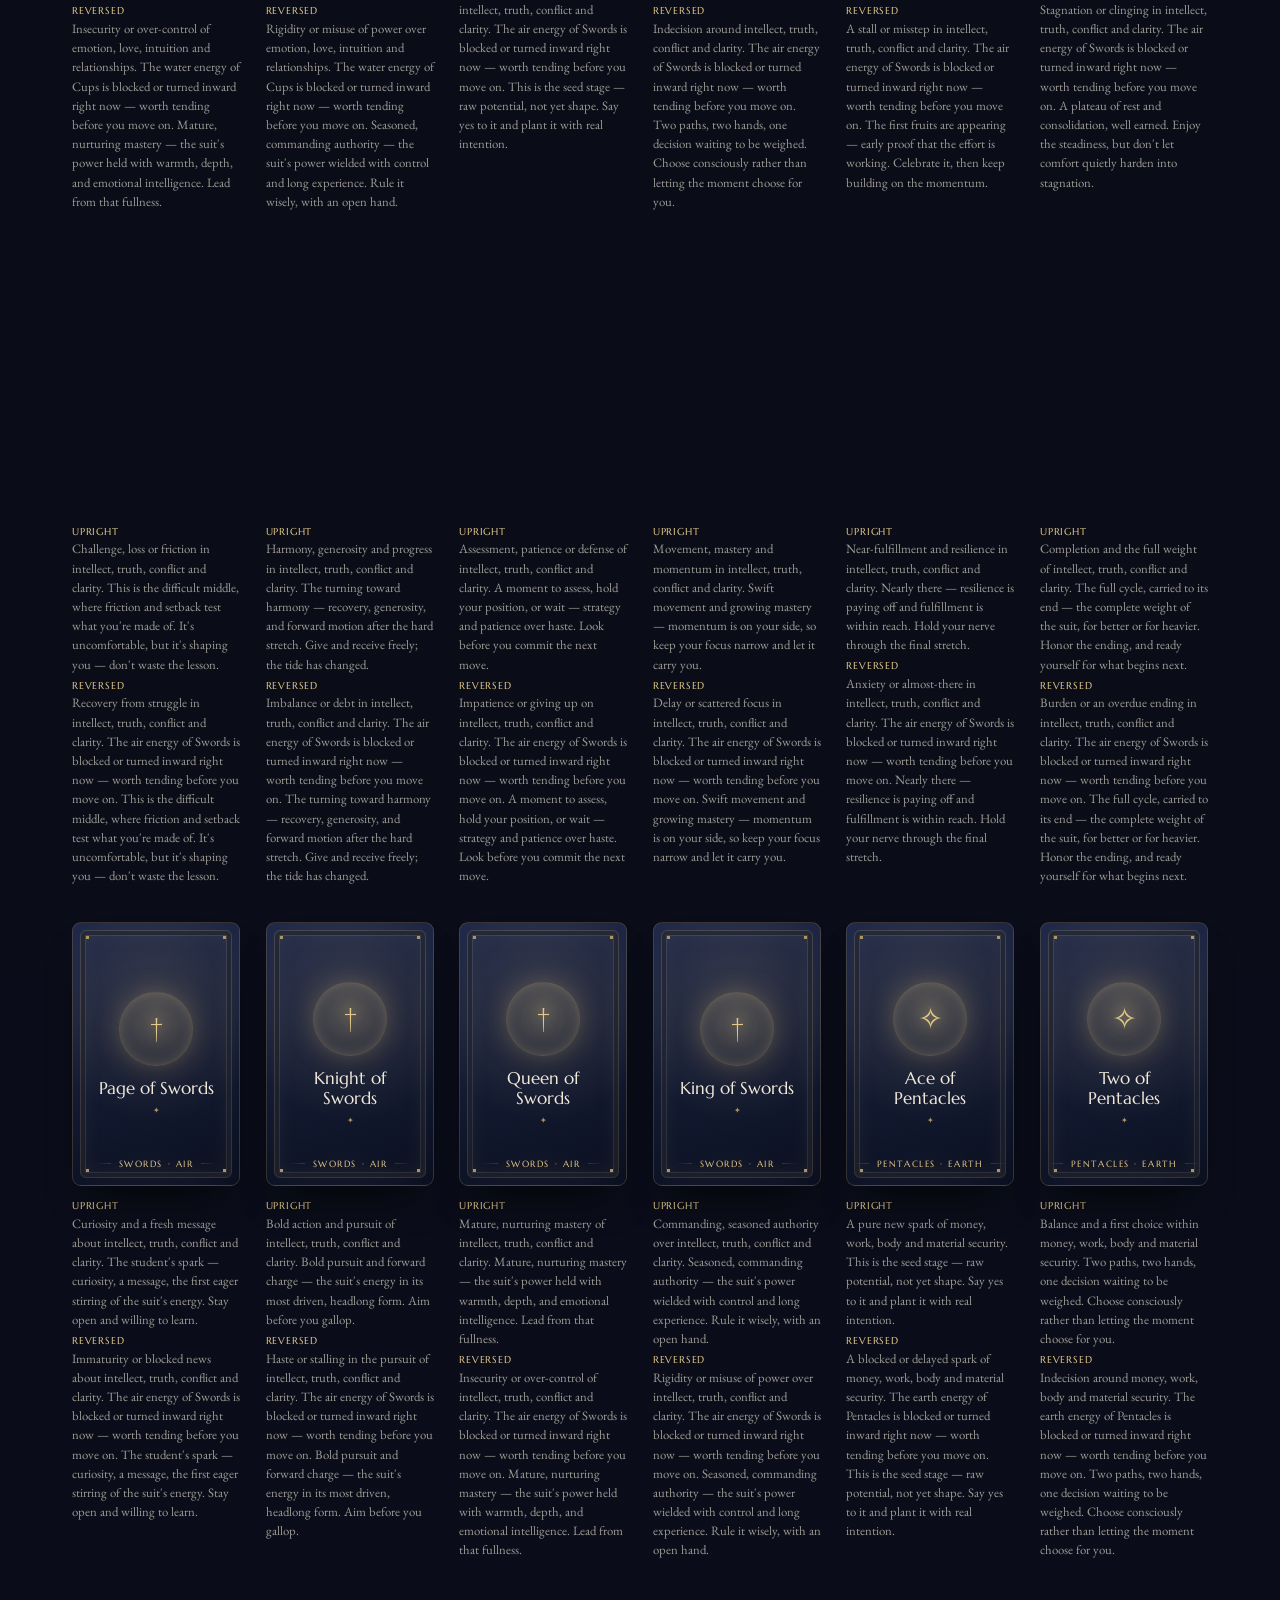
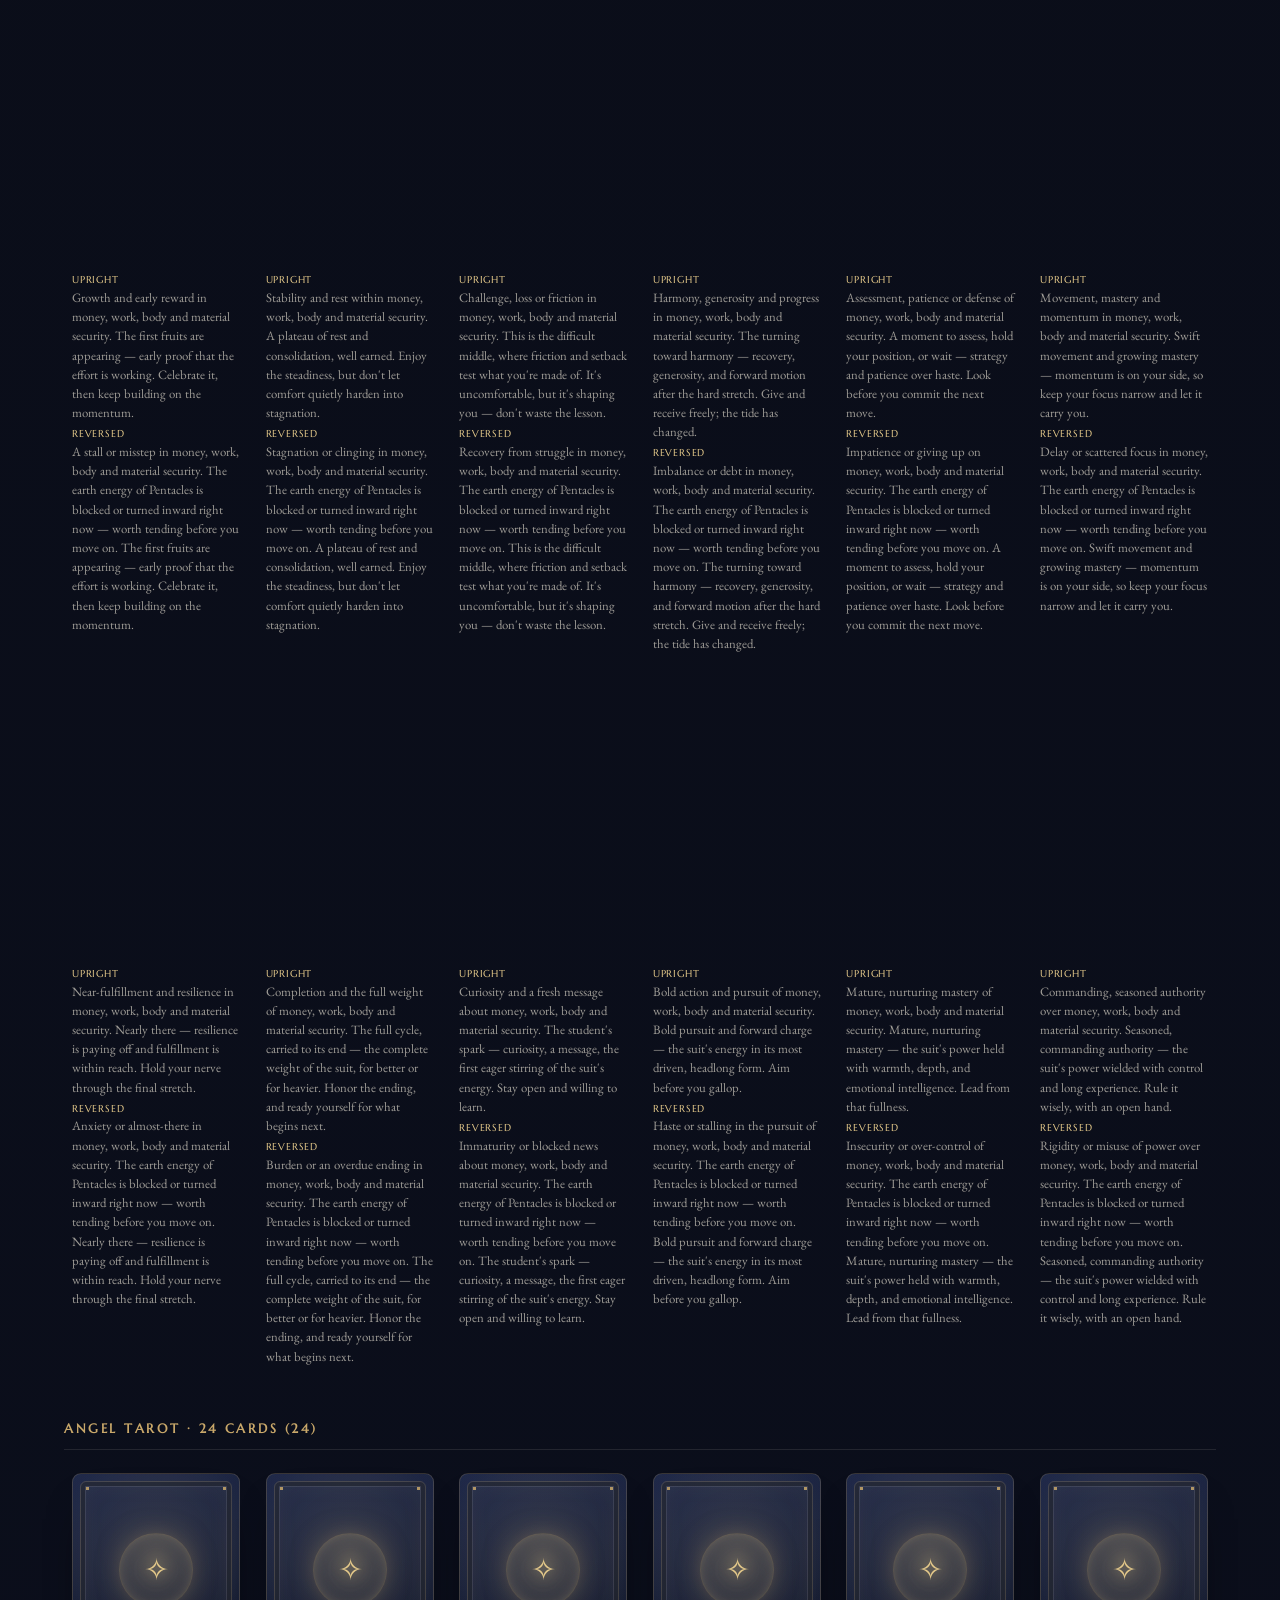
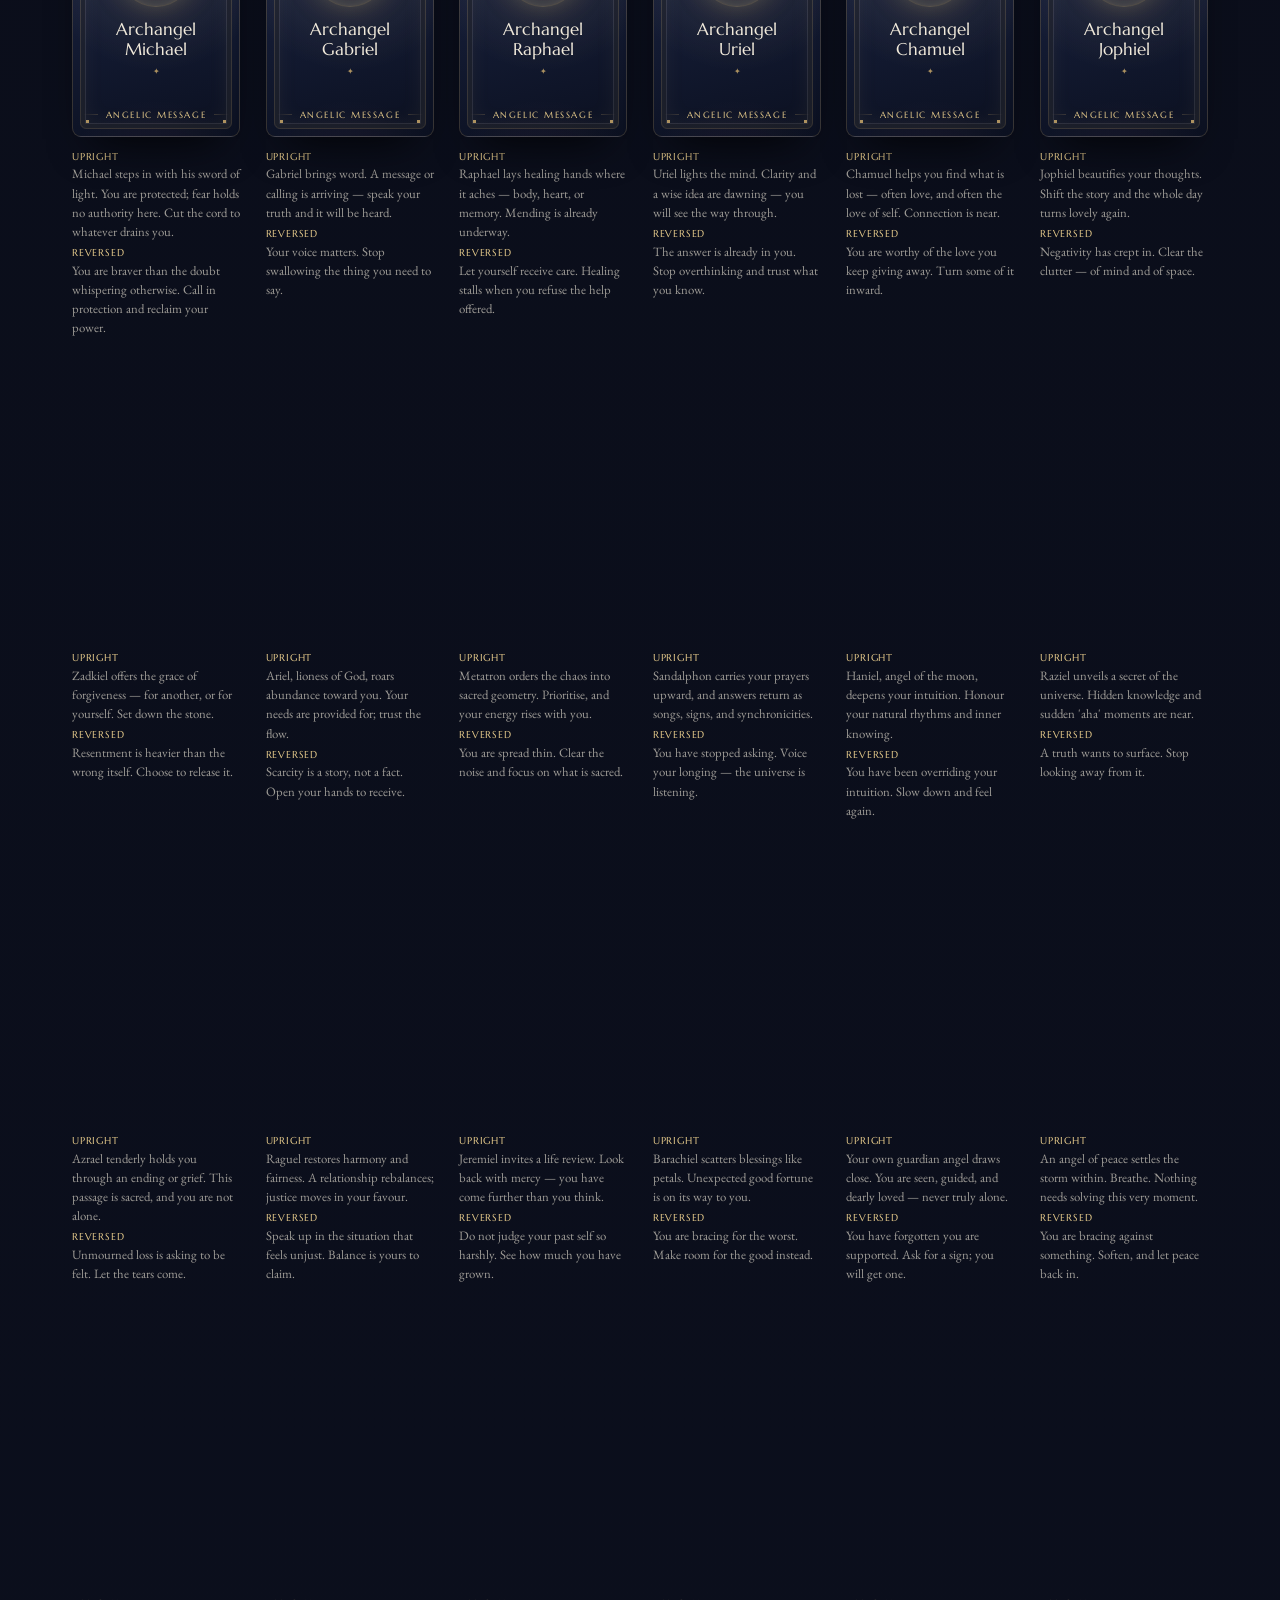
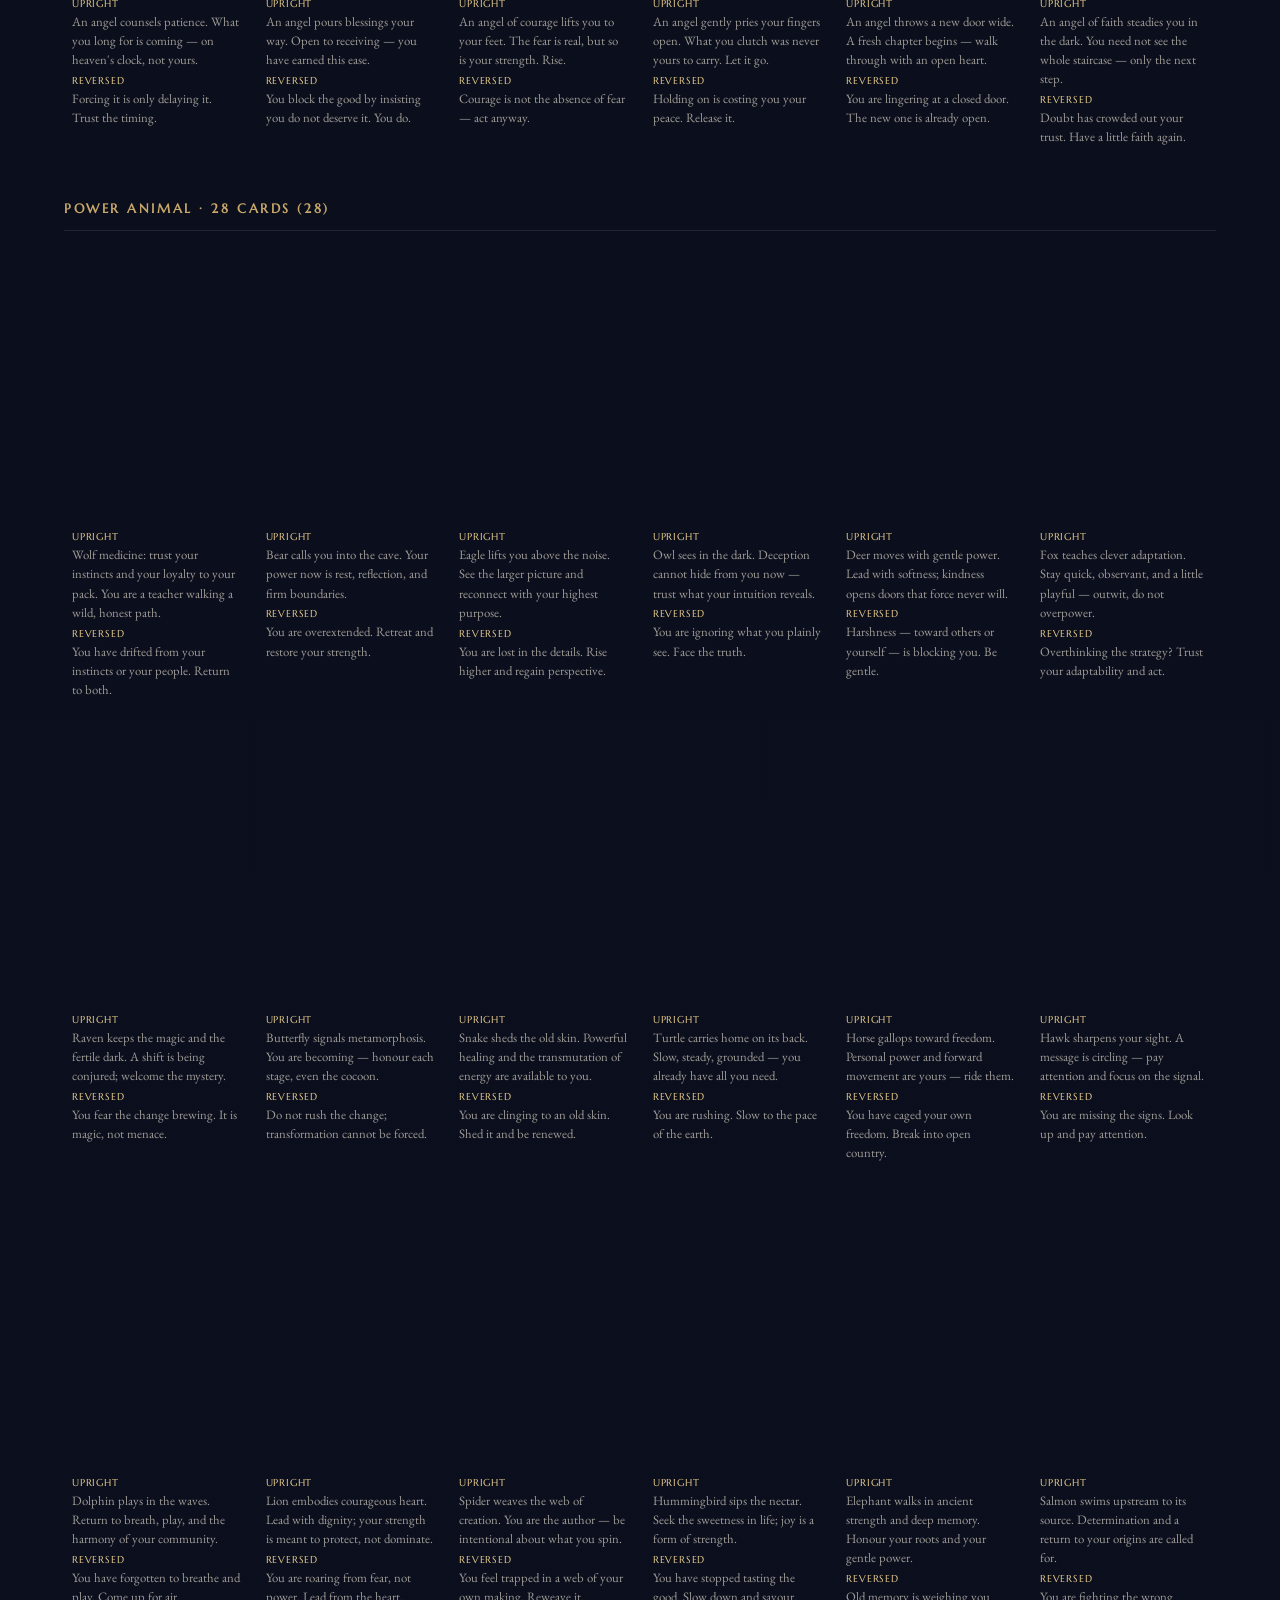
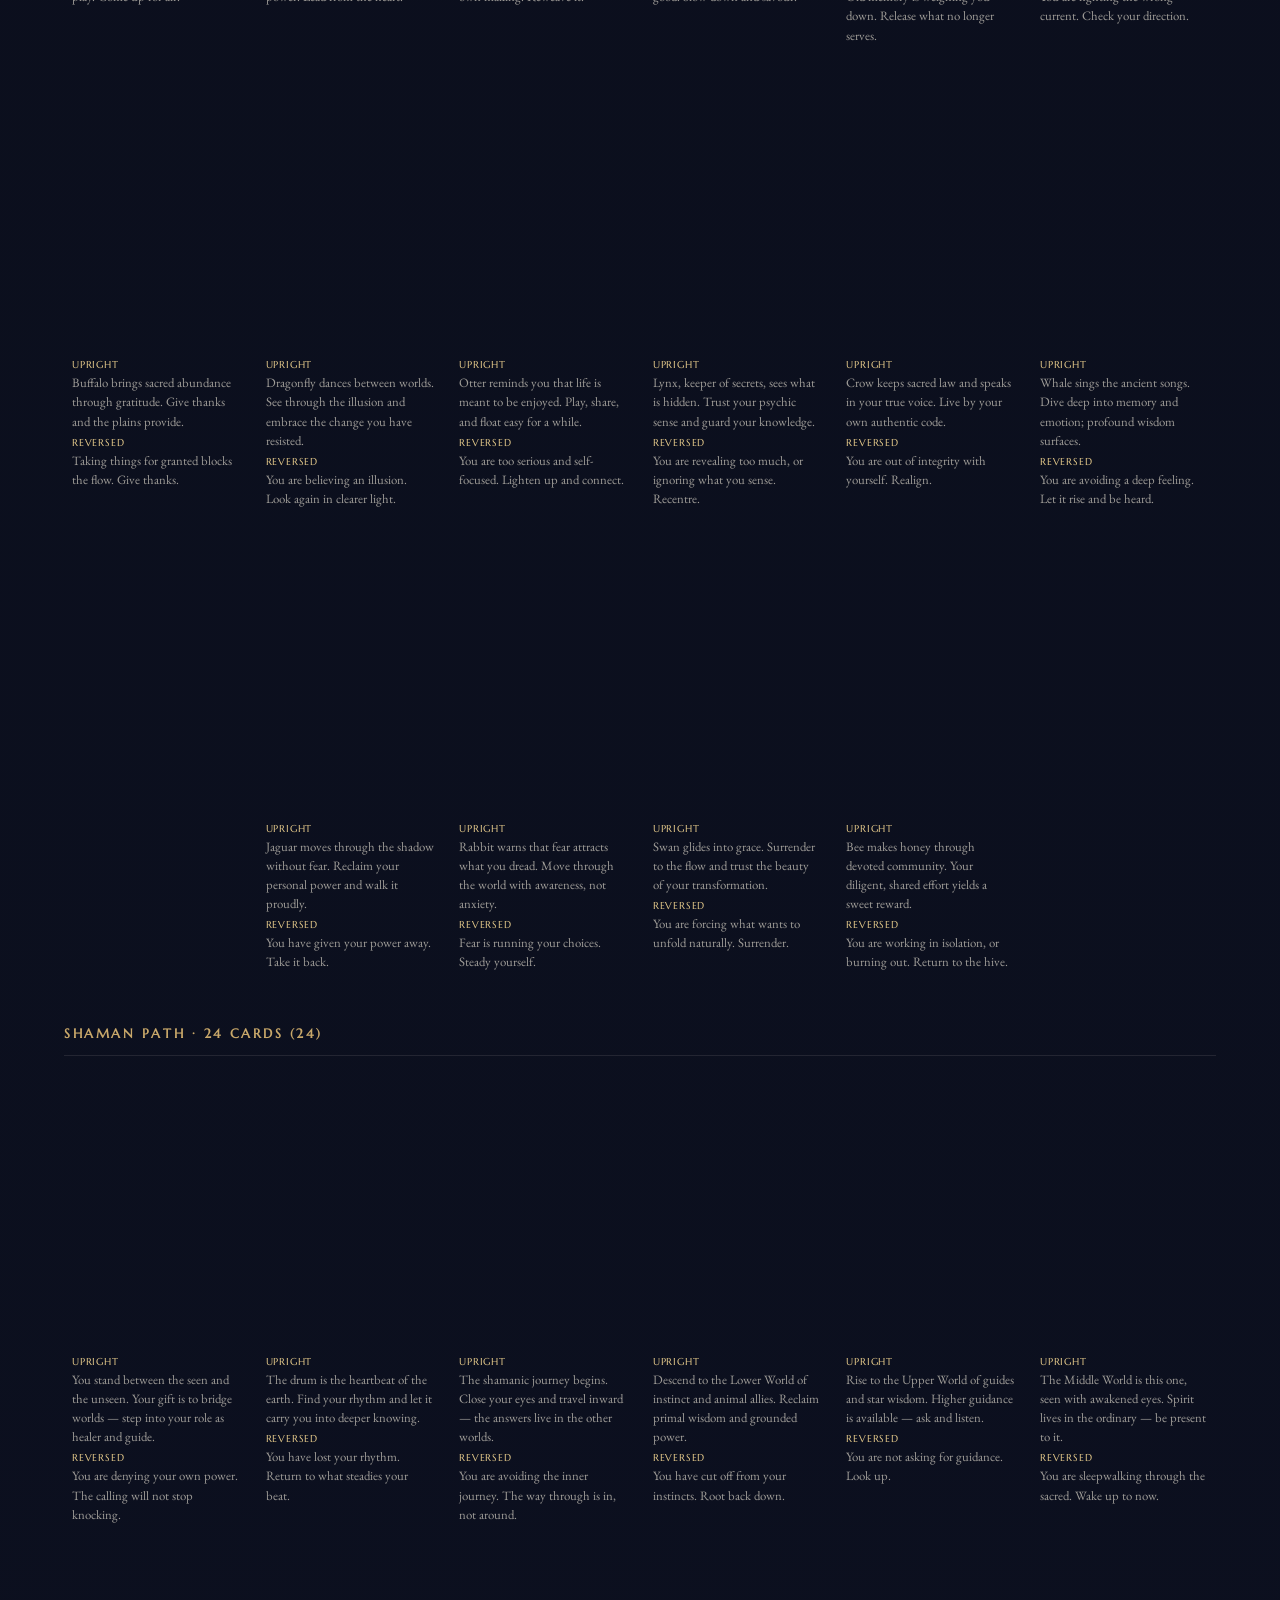
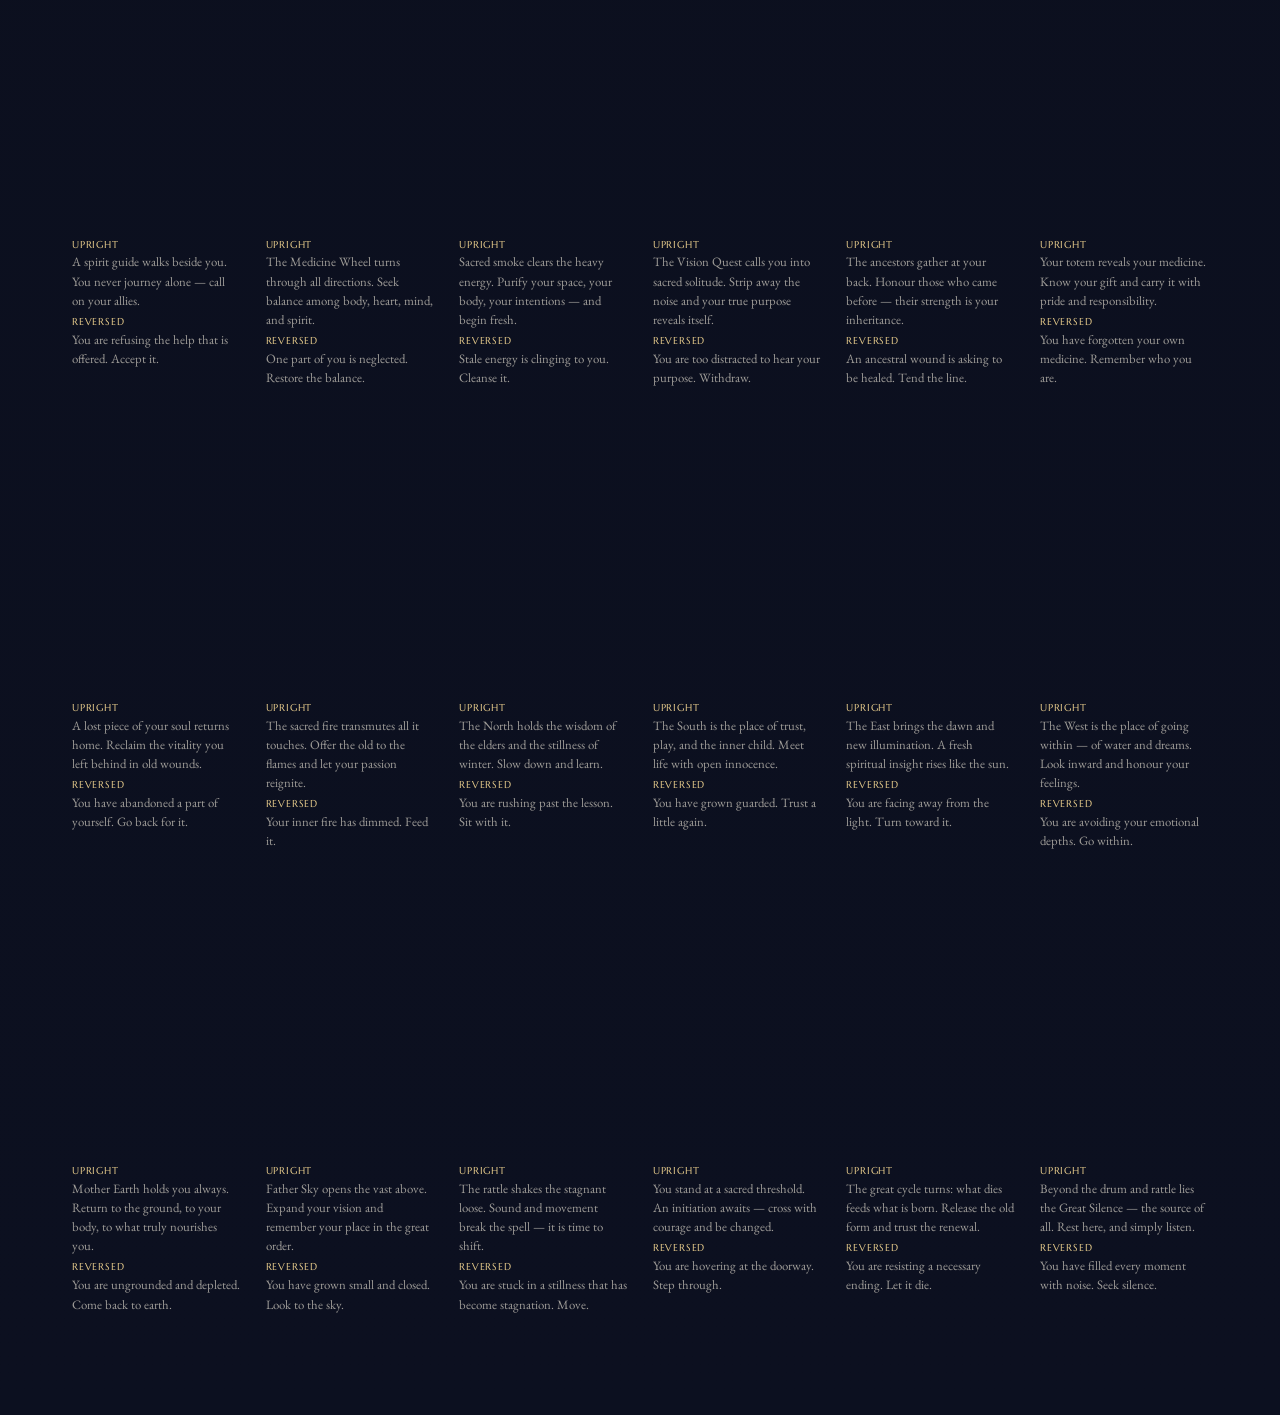
<file: gallery.html>
<!DOCTYPE html>
<html lang="en">
<head>
<meta charset="UTF-8" />
<meta name="viewport" content="width=device-width, initial-scale=1.0" />
<title>VESPER · Card Gallery (preview)</title>
<link rel="preconnect" href="https://fonts.googleapis.com" />
<link rel="preconnect" href="https://fonts.gstatic.com" crossorigin />
<link href="https://fonts.googleapis.com/css2?family=Marcellus&family=EB+Garamond:ital,wght@0,400;0,500;1,400&family=Marcellus+SC&display=swap" rel="stylesheet" />
<link rel="stylesheet" href="assets/css/styles.css" />
<style>
  /* gallery-only chrome — the cards themselves reuse styles.css */
  body { padding: 0; }
  .gwrap { max-width: 1200px; margin: 0 auto; padding: 3rem 1.5rem 6rem; }
  .ghead { text-align: center; margin-bottom: 2rem; }
  .ghead h1 { font-family: var(--display); font-weight: 400; font-size: 2.4rem; margin: 0 0 .4rem; }
  .ghead p { color: var(--ivory-dim); margin: 0; }
  .gtools { display: flex; flex-wrap: wrap; gap: .8rem; align-items: center; justify-content: center; margin: 1.6rem 0 .6rem; }
  .gtools input[type="search"] {
    background: rgba(20,27,49,.5); border: 1px solid var(--line-soft); border-radius: 24px;
    color: var(--ivory); font-family: var(--serif); font-size: 1rem; padding: .6rem 1.2rem; min-width: 260px;
  }
  .gtools label { color: var(--ivory-dim); font-size: .92rem; display: inline-flex; gap: .4rem; align-items: center; cursor: pointer; }
  .gcount { color: var(--ivory-faint); font-size: .82rem; text-align: center; margin-bottom: 2.4rem; }
  .gdeck-title {
    font-family: var(--caps); letter-spacing: .2em; text-transform: uppercase; color: var(--gold);
    font-size: .8rem; margin: 3rem 0 1.4rem; border-bottom: 1px solid var(--line-soft); padding-bottom: .6rem;
  }
  .ggrid { display: flex; flex-wrap: wrap; gap: 2rem 1.6rem; justify-content: center; }
  /* one card cell: the face + both meanings for proofreading */
  .gcell { width: 168px; }
  .gcell .tcard { opacity: 1; animation: none; }
  .gcell .tcard-inner { transition: none; cursor: default; }
  .gmeanings { margin-top: .8rem; font-size: .8rem; line-height: 1.5; }
  .gmeanings .gm { color: var(--ivory-dim); margin: .3rem 0; }
  .gmeanings .gm b { color: var(--gold-bright); font-weight: 500; font-family: var(--caps); letter-spacing: .08em; font-size: .62rem; text-transform: uppercase; display: block; }
  .gnew { outline: 2px solid var(--rose); outline-offset: 4px; border-radius: 12px; }
  .gback { position: fixed; top: 1.2rem; left: 1.4rem; z-index: 20; }
</style>
</head>
<body>
<div class="grain" aria-hidden="true"></div>
<canvas id="starfield" aria-hidden="true"></canvas>

<a class="nav-cta gback" href="index.html">← Back to site</a>

<div class="gwrap">
  <div class="ghead">
    <h1>Card Gallery</h1>
    <p>Every card, face-up, in the site's real styling — a preview workbench (not linked from the live site).</p>
    <div class="gtools">
      <input type="search" id="gsearch" placeholder="Filter by name, suit, keyword…" autocomplete="off" />
      <label><input type="checkbox" id="grev" /> Show reversed</label>
    </div>
    <div class="gcount" id="gcount"></div>
  </div>
  <div id="groot"></div>
</div>

<!-- same data the site uses -->
<script src="assets/js/tarot-data.js"></script>
<script src="assets/js/decks.js"></script>
<script>
(function () {
  "use strict";

  // Build the list of decks to show. Prefer the site's deck registry if present.
  var DECKS = window.VESPER_DECKS;
  var groups = [];
  if (DECKS && typeof DECKS === "object") {
    Object.keys(DECKS).forEach(function (k) {
      groups.push({ title: DECKS[k].name + "  ·  " + DECKS[k].kind, cards: DECKS[k].cards || [] });
    });
  } else {
    groups.push({ title: "Classic Tarot · 78 cards", cards: window.VESPER_DECK || [] });
  }

  var root = document.getElementById("groot");
  var search = document.getElementById("gsearch");
  var revToggle = document.getElementById("grev");
  var countEl = document.getElementById("gcount");

  function suitLabel(card) {
    if (card.label) return card.label;
    if (card.arcana === "major") return "Major Arcana";
    if (card.suit) return card.suit + " · " + card.element;
    return "";
  }

  // Render one card cell: the front face (upright or reversed) + both meanings.
  function cell(card) {
    var reversed = revToggle.checked && !card.bare;  // full-art cards never reverse
    var el = document.createElement("div");
    el.className = "gcell";
    var meaning = reversed ? (card.rev || "") : (card.up || "");
    var art = card.img
      ? '<img class="tf-img" src="' + card.img + '" alt="' + card.name + '" loading="lazy" />'
      : '<span class="tf-glyph">' + (card.glyph || "✶") + '</span>';
    el.innerHTML =
      '<div class="tcard flipped">' +
        '<div class="tcard-inner">' +
          '<div class="tface tface-front ' + (card.img ? "has-img " : "") + (card.bare ? "bare " : "") + (reversed ? "reversed" : "") + '">' +
            (reversed ? '<span class="tf-rev">Reversed</span>' : "") +
            art +
            '<span class="tf-name">' + card.name + '</span>' +
            '<span class="tf-suit">' + suitLabel(card) + '</span>' +
          '</div>' +
        '</div>' +
      '</div>' +
      '<div class="gmeanings">' +
        '<p class="gm"><b>Upright</b>' + (card.up || "—") + '</p>' +
        '<p class="gm"><b>Reversed</b>' + (card.rev || "—") + '</p>' +
      '</div>';
    return el;
  }

  function matches(card, q) {
    if (!q) return true;
    var hay = [card.name, card.suit, card.element, card.label, (card.key || []).join(" "), card.up, card.rev]
      .filter(Boolean).join(" ").toLowerCase();
    return hay.indexOf(q) !== -1;
  }

  function render() {
    var q = search.value.trim().toLowerCase();
    root.innerHTML = "";
    var shown = 0, total = 0;
    groups.forEach(function (g) {
      total += g.cards.length;
      var visible = g.cards.filter(function (c) { return matches(c, q); });
      if (!visible.length) return;
      var h = document.createElement("h2");
      h.className = "gdeck-title";
      h.textContent = g.title + "  (" + visible.length + ")";
      root.appendChild(h);
      var grid = document.createElement("div");
      grid.className = "ggrid";
      visible.forEach(function (c) { grid.appendChild(cell(c)); shown++; });
      root.appendChild(grid);
    });
    countEl.textContent = shown + " of " + total + " cards" + (q ? " matching “" + q + "”" : "");
  }

  search.addEventListener("input", render);
  revToggle.addEventListener("change", render);
  render();

  /* tiny starfield so the backdrop matches the site */
  (function () {
    var c = document.getElementById("starfield"); if (!c) return;
    var ctx = c.getContext("2d"), stars = [], w, h;
    function resize() {
      w = c.width = window.innerWidth; h = c.height = window.innerHeight;
      var n = Math.min(180, Math.floor((w * h) / 9000));
      stars = Array.from({ length: n }, function () {
        return { x: Math.random() * w, y: Math.random() * h, r: Math.random() * 1.3 + 0.2,
                 a: Math.random() * 0.6 + 0.2, tw: Math.random() * 0.02 + 0.004, dir: Math.random() < 0.5 ? 1 : -1 };
      });
    }
    function tick() {
      ctx.clearRect(0, 0, w, h);
      for (var i = 0; i < stars.length; i++) {
        var s = stars[i]; s.a += s.tw * s.dir;
        if (s.a > 0.85 || s.a < 0.15) s.dir *= -1;
        ctx.beginPath(); ctx.arc(s.x, s.y, s.r, 0, Math.PI * 2);
        ctx.fillStyle = "rgba(226, 210, 170, " + s.a + ")"; ctx.fill();
      }
      requestAnimationFrame(tick);
    }
    resize(); window.addEventListener("resize", resize);
    if (!window.matchMedia("(prefers-reduced-motion: reduce)").matches) tick();
  })();
})();
</script>
</body>
</html>
</file>
<file: assets/css/styles.css>
/* =====================================================================
   VESPER — Editorial-Celestial Tarot House
   Palette: midnight ink · antique gold · ivory · muted rose
   Type: Marcellus (display, deco roman caps) + EB Garamond (body)
   ===================================================================== */

:root {
  --ink:        #0a0d18;
  --ink-2:      #10162a;
  --panel:      #141b31;
  --panel-2:    #1a2340;
  --line:       rgba(201, 168, 106, 0.22);
  --line-soft:  rgba(240, 233, 219, 0.10);

  --gold:       #c9a86a;
  --gold-bright:#e4c98a;
  --rose:       #b8798c;
  --teal:       #6fa9a6;
  --ivory:      #f1eadb;
  --ivory-dim:  rgba(241, 234, 219, 0.64);
  --ivory-faint:rgba(241, 234, 219, 0.40);

  --serif: "EB Garamond", Georgia, serif;
  --display: "Marcellus", Georgia, serif;
  --caps: "Marcellus SC", "Marcellus", serif;

  --maxw: 1200px;
  --ease: cubic-bezier(0.22, 1, 0.36, 1);
}

* { margin: 0; padding: 0; box-sizing: border-box; }

html { scroll-behavior: smooth; }

body {
  background: var(--ink);
  color: var(--ivory);
  font-family: var(--serif);
  font-size: 18px;
  line-height: 1.65;
  overflow-x: hidden;
  position: relative;
  background-image:
    radial-gradient(1200px 700px at 80% -10%, rgba(184, 121, 140, 0.10), transparent 60%),
    radial-gradient(1000px 800px at 5% 20%, rgba(111, 169, 166, 0.08), transparent 55%),
    linear-gradient(180deg, #080b14 0%, #0a0d18 40%, #0c1020 100%);
}

.italic { font-style: italic; }

/* ---- Atmosphere: grain + stars -------------------------------- */
.grain {
  position: fixed; inset: 0; z-index: 1; pointer-events: none; opacity: 0.05;
  background-image: url("data:image/svg+xml,%3Csvg xmlns='http://www.w3.org/2000/svg' width='120' height='120'%3E%3Cfilter id='n'%3E%3CfeTurbulence type='fractalNoise' baseFrequency='0.9' numOctaves='3'/%3E%3C/filter%3E%3Crect width='100%25' height='100%25' filter='url(%23n)'/%3E%3C/svg%3E");
  mix-blend-mode: overlay;
}
#starfield { position: fixed; inset: 0; z-index: 0; pointer-events: none; }
main, .nav, .footer { position: relative; z-index: 2; }

/* ---- Buttons -------------------------------------------------- */
.btn {
  display: inline-flex; align-items: center; gap: .5em;
  font-family: var(--caps); font-size: .82rem; letter-spacing: .16em;
  text-transform: uppercase; text-decoration: none;
  padding: 1rem 1.8rem; border-radius: 2px; cursor: pointer;
  transition: all .4s var(--ease); border: 1px solid transparent;
}
.btn-primary {
  background: linear-gradient(180deg, var(--gold-bright), var(--gold));
  color: #1a1408; box-shadow: 0 10px 30px -12px rgba(201,168,106,.6);
}
.btn-primary:hover { transform: translateY(-2px); box-shadow: 0 18px 40px -12px rgba(201,168,106,.75); }
.btn-ghost {
  color: var(--ivory); border-color: var(--line);
  background: rgba(241,234,219,0.02);
}
.btn-ghost:hover { border-color: var(--gold); color: var(--gold-bright); background: rgba(201,168,106,.06); }

/* ---- Nav ------------------------------------------------------ */
.nav {
  position: fixed; top: 0; left: 0; right: 0; z-index: 50;
  display: flex; align-items: center; justify-content: space-between;
  padding: 1.1rem clamp(1.2rem, 4vw, 3rem);
  transition: background .4s var(--ease), border-color .4s var(--ease), padding .4s var(--ease);
  border-bottom: 1px solid transparent;
}
.nav.scrolled {
  background: rgba(8, 11, 20, 0.78); backdrop-filter: blur(14px);
  border-bottom: 1px solid var(--line-soft); padding-top: .8rem; padding-bottom: .8rem;
}
.brand { display: flex; align-items: center; gap: .55rem; text-decoration: none; color: var(--ivory); }
.brand-mark { color: var(--gold); font-size: 1.15rem; }
.brand-word { font-family: var(--caps); letter-spacing: .34em; font-size: 1.05rem; }
.nav-links { display: flex; gap: clamp(1rem, 2.4vw, 2.2rem); }
.nav-links a {
  font-family: var(--serif); font-size: .98rem; letter-spacing: .04em;
  color: var(--ivory-dim); text-decoration: none; position: relative; padding: .2rem 0;
  transition: color .3s;
}
.nav-links a::after {
  content: ""; position: absolute; left: 0; bottom: -2px; width: 0; height: 1px;
  background: var(--gold); transition: width .35s var(--ease);
}
.nav-links a:hover { color: var(--ivory); }
.nav-links a:hover::after { width: 100%; }
.nav-cta {
  font-family: var(--caps); font-size: .74rem; letter-spacing: .16em; text-transform: uppercase;
  color: var(--gold-bright); text-decoration: none; border: 1px solid var(--line);
  padding: .6rem 1.1rem; border-radius: 2px; transition: all .35s var(--ease);
}
.nav-cta:hover { background: var(--gold); color: #1a1408; border-color: var(--gold); }

/* ---- Reveal animation ----------------------------------------- */
.reveal { opacity: 0; transform: translateY(24px); animation: rise .9s var(--ease) forwards; animation-delay: var(--d, 0s); }
@keyframes rise { to { opacity: 1; transform: none; } }
.in-view { animation: rise .9s var(--ease) forwards; }

/* ---- Hero ----------------------------------------------------- */
.hero {
  min-height: 100vh; display: flex; flex-direction: column; justify-content: center;
  align-items: center; text-align: center; padding: 8rem clamp(1.2rem,4vw,3rem) 4rem;
  position: relative;
}
.hero-eyebrow {
  font-family: var(--caps); letter-spacing: .3em; text-transform: uppercase;
  font-size: .74rem; color: var(--gold); margin-bottom: 2rem;
}
.hero-title {
  font-family: var(--display); font-weight: 400; line-height: .98;
  font-size: clamp(3.2rem, 11vw, 9rem); letter-spacing: -.01em; margin-bottom: 1.6rem;
}
.hero-title span { display: block; }
.hero-title .italic { color: var(--gold-bright); }
.hero-sub {
  max-width: 620px; color: var(--ivory-dim); font-size: 1.22rem; line-height: 1.7;
  margin-bottom: 2.6rem;
}
.hero-sub em { color: var(--rose); font-style: italic; }
.hero-actions { display: flex; gap: 1rem; flex-wrap: wrap; justify-content: center; }
.scroll-cue {
  margin-top: 4rem; font-family: var(--caps); letter-spacing: .22em; text-transform: uppercase;
  font-size: .68rem; color: var(--ivory-faint);
}

/* floating hero cards */
.hero-cards { position: absolute; inset: 0; pointer-events: none; z-index: -1; }
.hcard {
  position: absolute; width: 130px; height: 210px; border-radius: 8px;
  border: 1px solid var(--line); background:
    linear-gradient(160deg, rgba(26,35,64,.9), rgba(10,13,24,.9));
  display: flex; flex-direction: column; align-items: center; justify-content: center;
  gap: .6rem; box-shadow: 0 30px 60px -20px rgba(0,0,0,.8);
  animation: float 9s ease-in-out infinite;
}
.hcard::before {
  content: ""; position: absolute; inset: 6px; border: 1px solid var(--line-soft); border-radius: 5px;
}
.hc-glyph { font-family: var(--display); font-size: 1.7rem; color: var(--gold); }
.hc-name { font-family: var(--caps); font-size: .62rem; letter-spacing: .18em; text-transform: uppercase; color: var(--ivory-dim); }
.hcard-1 { top: 24%; left: 9%; transform: rotate(-11deg); animation-delay: 0s; }
.hcard-2 { top: 52%; left: 15%; transform: rotate(7deg); animation-delay: 1.2s; opacity: .8; }
.hcard-3 { top: 30%; right: 10%; transform: rotate(12deg); animation-delay: .6s; }
@keyframes float { 0%,100% { translate: 0 0; } 50% { translate: 0 -22px; } }

/* ---- Sections ------------------------------------------------- */
.section { max-width: var(--maxw); margin: 0 auto; padding: clamp(4rem, 10vw, 8rem) clamp(1.2rem, 4vw, 3rem); }
.sec-head { max-width: 760px; margin-bottom: 3.4rem; }
.eyebrow {
  font-family: var(--caps); letter-spacing: .28em; text-transform: uppercase;
  font-size: .72rem; color: var(--gold); display: inline-block; margin-bottom: 1.1rem;
  position: relative; padding-left: 2.6rem;
}
.eyebrow::before { content: ""; position: absolute; left: 0; top: 50%; width: 2rem; height: 1px; background: var(--gold); }
.sec-title { font-family: var(--display); font-weight: 400; font-size: clamp(2rem, 5vw, 3.4rem); line-height: 1.08; letter-spacing: -.01em; margin-bottom: 1.2rem; }
.sec-title .italic { color: var(--gold-bright); }
.sec-lead { color: var(--ivory-dim); font-size: 1.15rem; max-width: 620px; }

.grid { display: grid; gap: 1.2rem; }

/* ---- Services grid -------------------------------------------- */
.services { grid-template-columns: repeat(4, 1fr); }
.svc {
  grid-column: span 1; padding: 1.8rem 1.6rem 1.7rem; border: 1px solid var(--line-soft);
  border-radius: 6px; background: linear-gradient(180deg, rgba(20,27,49,.5), rgba(10,13,24,.3));
  position: relative; overflow: hidden; transition: all .5s var(--ease); cursor: default;
  min-height: 210px; display: flex; flex-direction: column;
}
.svc:nth-child(1), .svc:nth-child(6) { grid-column: span 2; }
.svc::after {
  content: ""; position: absolute; inset: 0; opacity: 0;
  background: radial-gradient(500px 300px at var(--mx,50%) var(--my,0%), rgba(201,168,106,.14), transparent 60%);
  transition: opacity .5s; pointer-events: none;
}
.svc:hover { border-color: var(--line); transform: translateY(-4px); box-shadow: 0 24px 50px -30px rgba(0,0,0,.9); }
.svc:hover::after { opacity: 1; }
.svc-glyph { font-family: var(--display); font-size: 1.9rem; color: var(--gold); margin-bottom: auto; }
.svc-name { font-family: var(--display); font-size: 1.5rem; margin: 1.2rem 0 .5rem; letter-spacing: -.01em; }
.svc-desc { color: var(--ivory-dim); font-size: 1.02rem; line-height: 1.55; }
.svc-tag { margin-top: 1rem; font-family: var(--caps); font-size: .64rem; letter-spacing: .16em; text-transform: uppercase; color: var(--gold); }

/* ---- Draw section --------------------------------------------- */
.draw-section { text-align: left; }

/* deck picker */
.deck-picker { display: grid; grid-template-columns: repeat(4, 1fr); gap: .8rem; margin-bottom: 1rem; }
.deck-opt {
  display: flex; flex-direction: column; align-items: center; gap: .35rem; text-align: center;
  padding: 1.3rem .7rem 1.1rem; border: 1px solid var(--line-soft); border-radius: 10px;
  background: linear-gradient(180deg, rgba(20,27,49,.5), rgba(10,13,24,.3));
  color: var(--ivory-dim); cursor: pointer; transition: all .4s var(--ease);
}
.deck-opt:hover { border-color: var(--line); color: var(--ivory); transform: translateY(-3px); }
.deck-opt.is-active { border-color: var(--gold); color: var(--ivory); background: linear-gradient(180deg, rgba(201,168,106,.12), rgba(10,13,24,.4)); box-shadow: 0 18px 40px -26px rgba(201,168,106,.7); }
.deck-glyph { font-size: 1.9rem; color: var(--gold); font-variant-emoji: text; transition: color .3s; }
.deck-opt.is-active .deck-glyph { color: var(--gold-bright); }
.deck-name { font-family: var(--display); font-size: 1.12rem; letter-spacing: .01em; }
.deck-kind { font-family: var(--caps); font-size: .56rem; letter-spacing: .16em; text-transform: uppercase; color: var(--ivory-faint); }
.deck-blurb { color: var(--ivory-dim); font-style: italic; margin-bottom: 1.6rem; min-height: 1.5em; }
.draw-controls {
  display: flex; flex-wrap: wrap; gap: 1rem; align-items: center;
  padding: 1.4rem; border: 1px solid var(--line-soft); border-radius: 8px;
  background: rgba(16, 22, 42, 0.5); margin-bottom: 2.4rem;
}
.spread-toggle { display: inline-flex; gap: .3rem; padding: .3rem; border: 1px solid var(--line-soft); border-radius: 4px; }
.spread-opt {
  font-family: var(--caps); font-size: .7rem; letter-spacing: .1em; text-transform: uppercase;
  background: transparent; color: var(--ivory-dim); border: none; padding: .6rem .9rem;
  border-radius: 3px; cursor: pointer; transition: all .35s var(--ease);
}
.spread-opt:hover { color: var(--ivory); }
.spread-opt.is-active { background: var(--gold); color: #1a1408; }
.intention-input {
  flex: 1; min-width: 220px; background: rgba(10,13,24,.6); border: 1px solid var(--line-soft);
  color: var(--ivory); font-family: var(--serif); font-size: 1rem; font-style: italic;
  padding: .9rem 1.1rem; border-radius: 4px; transition: border-color .3s;
}
.intention-input::placeholder { color: var(--ivory-faint); }
.intention-input:focus { outline: none; border-color: var(--gold); }
.draw-go { white-space: nowrap; }

.draw-stage { min-height: 300px; display: flex; flex-wrap: wrap; gap: 1.4rem; align-items: flex-start; justify-content: center; }
.draw-hint { color: var(--ivory-faint); font-style: italic; align-self: center; }

/* Tarot card (draw + chat) */
.tcard {
  width: 168px; perspective: 1200px; flex: 0 0 auto;
  opacity: 0; animation: rise .7s var(--ease) forwards; animation-delay: var(--cd, 0s);
}
.tcard-pos { font-family: var(--caps); font-size: .62rem; letter-spacing: .14em; text-transform: uppercase; color: var(--gold); text-align: center; margin-bottom: .6rem; height: 1.2em; }
.tcard-inner {
  position: relative; width: 100%; height: 264px; transform-style: preserve-3d;
  transition: transform 1s var(--ease); cursor: pointer;
}
.tcard.flipped .tcard-inner { transform: rotateY(180deg); }
.tface {
  position: absolute; inset: 0; backface-visibility: hidden; border-radius: 9px;
  border: 1px solid var(--line); display: flex; flex-direction: column;
  align-items: center; justify-content: center; padding: 1rem; text-align: center;
  box-shadow: 0 24px 44px -22px rgba(0,0,0,.85);
}
/* ---- Card back: engraved mandala ------------------------------ */
.tface-back {
  background:
    radial-gradient(circle at 50% 42%, rgba(228,201,138,.20), transparent 46%),
    repeating-conic-gradient(from 0deg at 50% 42%, rgba(201,168,106,.10) 0deg 6deg, transparent 6deg 12deg),
    repeating-linear-gradient(45deg, rgba(201,168,106,.045) 0 7px, transparent 7px 14px),
    linear-gradient(160deg, #1a2446, #090c17);
}
.tface-back::before {
  content: ""; position: absolute; inset: 9px; border-radius: 6px; border: 1px solid var(--line);
  box-shadow: inset 0 0 0 3px rgba(9,12,23,.55), inset 0 0 0 4px var(--line-soft);
}
.tface-back .tb-star {
  position: relative; z-index: 1; font-size: 1.9rem; color: var(--gold-bright);
  width: 60px; height: 60px; display: grid; place-items: center; border-radius: 50%;
  border: 1px solid var(--line);
  background: radial-gradient(circle at 50% 40%, rgba(228,201,138,.22), rgba(201,168,106,.03));
  box-shadow: 0 0 26px -6px rgba(201,168,106,.55), inset 0 0 14px -4px rgba(228,201,138,.5);
  text-shadow: 0 0 10px rgba(228,201,138,.7);
}

/* ---- Card front: gilded frame + medallion --------------------- */
.tface-front {
  transform: rotateY(180deg);
  background:
    radial-gradient(120% 78% at 50% 30%, rgba(228,201,138,.15), transparent 58%),
    radial-gradient(100% 60% at 50% 122%, rgba(184,121,140,.10), transparent 60%),
    linear-gradient(165deg, #1d2748 0%, #0b1020 100%);
}
/* double gilded keyline frame */
.tface-front::before {
  content: ""; position: absolute; inset: 7px; border-radius: 6px; pointer-events: none;
  border: 1px solid var(--line);
  box-shadow: inset 0 0 0 4px rgba(9,12,23,.5), inset 0 0 0 5px var(--line-soft),
              inset 0 0 30px -8px rgba(228,201,138,.16);
}
/* four corner dots */
.tface-front::after {
  content: ""; position: absolute; inset: 12px; pointer-events: none; opacity: .85;
  background:
    radial-gradient(circle, var(--gold) 42%, transparent 46%) 0 0 / 5px 5px no-repeat,
    radial-gradient(circle, var(--gold) 42%, transparent 46%) 100% 0 / 5px 5px no-repeat,
    radial-gradient(circle, var(--gold) 42%, transparent 46%) 0 100% / 5px 5px no-repeat,
    radial-gradient(circle, var(--gold) 42%, transparent 46%) 100% 100% / 5px 5px no-repeat;
}
.tface-front.reversed .tf-glyph, .tface-front.reversed .tf-name { transform: rotate(180deg); }
/* symbol medallion */
.tf-glyph {
  position: relative; z-index: 1; font-family: var(--display); font-size: 1.9rem; color: var(--gold-bright);
  width: 74px; height: 74px; display: grid; place-items: center; border-radius: 50%; margin-bottom: .75rem;
  border: 1px solid var(--line);
  background: radial-gradient(circle at 50% 38%, rgba(228,201,138,.20), rgba(201,168,106,.02));
  box-shadow: 0 0 30px -8px rgba(201,168,106,.6), inset 0 0 16px -6px rgba(228,201,138,.55);
  text-shadow: 0 0 12px rgba(228,201,138,.5);
}
.tf-name {
  position: relative; z-index: 1; font-family: var(--display); font-size: 1.06rem; line-height: 1.18;
  color: var(--ivory); padding: 0 .5rem;
}
.tf-name::after { content: "✦"; display: block; margin: .5rem auto 0; font-size: .5rem; color: var(--gold); opacity: .85; }
.tf-suit {
  position: absolute; bottom: 14px; left: 0; right: 0; z-index: 1;
  display: flex; align-items: center; justify-content: center; gap: .5rem;
  font-family: var(--caps); font-size: .54rem; letter-spacing: .18em; text-transform: uppercase; color: var(--gold-bright);
}
.tf-suit::before, .tf-suit::after { content: ""; height: 1px; width: 15px; background: linear-gradient(90deg, transparent, var(--line)); }
.tf-suit::after { background: linear-gradient(90deg, var(--line), transparent); }
.tf-rev { position: absolute; top: 12px; z-index: 3; font-family: var(--caps); font-size: .5rem; letter-spacing: .14em; text-transform: uppercase; color: var(--rose); }

/* ---- Image-based card faces ----------------------------------- */
/* When a card supplies `img`, the art fills the face and the name sits
   on a gradient banner across the bottom. Falls back to the glyph face. */
.tface-front.has-img { padding: 0; justify-content: flex-end; overflow: hidden; }
.tface-front.has-img .tf-img {
  position: absolute; inset: 7px; width: calc(100% - 14px); height: calc(100% - 14px);
  object-fit: cover; border-radius: 6px; z-index: 1;
}
.tface-front.has-img.reversed .tf-img { transform: rotate(180deg); }
/* full-art cards: the title/verse is baked into the image, so hide overlays */
.tface-front.bare .tf-name, .tface-front.bare .tf-suit { display: none; }
.tface-front.bare.has-img .tf-img { inset: 0; width: 100%; height: 100%; border-radius: 8px; }
.tface-front.has-img .tf-name {
  position: relative; z-index: 2; width: 100%; padding: 1.6rem .5rem .7rem;
  color: var(--ivory); text-shadow: 0 1px 6px rgba(0,0,0,.9);
  background: linear-gradient(180deg, transparent, rgba(8,10,18,.86) 62%);
  border-bottom-left-radius: 7px; border-bottom-right-radius: 7px;
}
.tface-front.has-img .tf-suit { z-index: 2; color: var(--gold-bright); text-shadow: 0 1px 4px rgba(0,0,0,.9); }
/* image mini-cards in the chat */
.mini-card.has-img { padding: 0; overflow: hidden; }
.mini-card.has-img .mc-img { position: absolute; inset: 0; width: 100%; height: 100%; object-fit: cover; }
.mini-card.has-img.rev .mc-img { transform: rotate(180deg); }
.mini-card { position: relative; }
.tcard-read { margin-top: .8rem; font-size: .92rem; line-height: 1.5; color: var(--ivory-dim); text-align: center; max-width: 168px; }

/* ---- Oracle / Chat -------------------------------------------- */
.oracle-section { max-width: var(--maxw); }
.oracle-wrap { display: grid; grid-template-columns: 0.85fr 1.15fr; gap: 2rem; align-items: stretch; }
.oracle-persona {
  padding: 2.4rem; border: 1px solid var(--line); border-radius: 10px;
  background:
    radial-gradient(400px 300px at 30% 0%, rgba(184,121,140,.12), transparent 60%),
    linear-gradient(180deg, rgba(20,27,49,.7), rgba(10,13,24,.5));
}
.persona-orb {
  width: 84px; height: 84px; border-radius: 50%; display: grid; place-items: center;
  font-size: 2rem; color: var(--gold-bright); margin-bottom: 1.6rem;
  background: radial-gradient(circle at 40% 35%, rgba(228,201,138,.35), rgba(201,168,106,.05));
  border: 1px solid var(--line); box-shadow: 0 0 40px -8px rgba(201,168,106,.5);
  animation: pulse 4s ease-in-out infinite;
}
@keyframes pulse { 0%,100% { box-shadow: 0 0 40px -8px rgba(201,168,106,.4); } 50% { box-shadow: 0 0 56px -4px rgba(201,168,106,.7); } }
.persona-name { font-family: var(--display); font-size: 3rem; line-height: 1; margin: .2rem 0; }
.persona-tag { font-style: italic; color: var(--rose); margin-bottom: 1.4rem; }
.persona-bio { color: var(--ivory-dim); line-height: 1.7; margin-bottom: 1.6rem; }
.persona-skills { list-style: none; display: flex; flex-direction: column; gap: .7rem; }
.persona-skills li { position: relative; padding-left: 1.6rem; color: var(--ivory); font-size: 1rem; }
.persona-skills li::before { content: "✶"; position: absolute; left: 0; color: var(--gold); }

.chat {
  display: flex; flex-direction: column; border: 1px solid var(--line);
  border-radius: 10px; background: rgba(10, 13, 24, 0.72); backdrop-filter: blur(6px);
  overflow: hidden; min-height: 560px; max-height: 78vh;
}
.chat-header { display: flex; align-items: center; gap: .9rem; padding: 1.1rem 1.3rem; border-bottom: 1px solid var(--line-soft); background: rgba(20,27,49,.5); }
.chat-avatar {
  width: 42px; height: 42px; border-radius: 50%; display: grid; place-items: center;
  color: var(--gold-bright); background: radial-gradient(circle at 40% 35%, rgba(228,201,138,.3), rgba(201,168,106,.04));
  border: 1px solid var(--line);
}
.chat-id strong { font-family: var(--display); font-size: 1.2rem; display: block; letter-spacing: .02em; }
.chat-status { font-size: .78rem; color: var(--ivory-faint); display: flex; align-items: center; gap: .4rem; }
.chat-status i { width: 7px; height: 7px; border-radius: 50%; background: var(--teal); box-shadow: 0 0 8px var(--teal); display: inline-block; }

.chat-log { flex: 1; overflow-y: auto; padding: 1.4rem; display: flex; flex-direction: column; gap: 1rem; scrollbar-width: thin; scrollbar-color: var(--line) transparent; }
.chat-log::-webkit-scrollbar { width: 6px; }
.chat-log::-webkit-scrollbar-thumb { background: var(--line); border-radius: 3px; }

.msg { max-width: 85%; padding: .9rem 1.15rem; border-radius: 12px; line-height: 1.6; font-size: 1.02rem; animation: rise .5s var(--ease) forwards; }
.msg strong { color: var(--gold-bright); font-weight: 500; }
.msg-user { align-self: flex-end; background: linear-gradient(180deg, rgba(201,168,106,.16), rgba(201,168,106,.08)); border: 1px solid var(--line); border-bottom-right-radius: 3px; }
.msg-vesper { align-self: flex-start; background: rgba(20, 27, 49, 0.6); border: 1px solid var(--line-soft); border-bottom-left-radius: 3px; }
.msg-vesper .msg-name { font-family: var(--caps); font-size: .6rem; letter-spacing: .18em; text-transform: uppercase; color: var(--gold); display: block; margin-bottom: .35rem; }

/* mini cards inside chat */
.chat-cards { display: flex; gap: .6rem; flex-wrap: wrap; margin: .8rem 0 .2rem; }
.mini-card {
  width: 66px; height: 104px; border-radius: 6px; border: 1px solid var(--line);
  background: linear-gradient(165deg, #1b2444, #0c1122); display: flex; flex-direction: column;
  align-items: center; justify-content: center; gap: .2rem; text-align: center; padding: .3rem;
  box-shadow: 0 10px 20px -12px rgba(0,0,0,.8); flex: 0 0 auto;
  opacity: 0; animation: rise .5s var(--ease) forwards; animation-delay: var(--cd,0s);
}
.mini-card.rev .mc-glyph, .mini-card.rev .mc-name { transform: rotate(180deg); }
.mc-glyph { font-family: var(--display); color: var(--gold-bright); font-size: 1rem; }
.mc-name { font-family: var(--caps); font-size: .42rem; letter-spacing: .06em; text-transform: uppercase; color: var(--ivory-dim); line-height: 1.1; }

/* typing indicator */
.typing { display: inline-flex; gap: .3rem; align-items: center; }
.typing span { width: 6px; height: 6px; border-radius: 50%; background: var(--gold); opacity: .5; animation: blink 1.2s infinite; }
.typing span:nth-child(2) { animation-delay: .2s; }
.typing span:nth-child(3) { animation-delay: .4s; }
@keyframes blink { 0%,60%,100% { opacity: .25; transform: translateY(0); } 30% { opacity: 1; transform: translateY(-3px); } }

.chat-suggest { display: flex; gap: .5rem; flex-wrap: wrap; padding: .8rem 1.3rem 0; }
.chip {
  font-family: var(--serif); font-size: .86rem; color: var(--ivory-dim);
  background: rgba(201,168,106,.06); border: 1px solid var(--line-soft); border-radius: 20px;
  padding: .4rem .9rem; cursor: pointer; transition: all .3s var(--ease);
}
.chip:hover { border-color: var(--gold); color: var(--gold-bright); background: rgba(201,168,106,.12); }

.chat-input { display: flex; gap: .6rem; padding: 1rem 1.3rem 1.3rem; }
.chat-input input {
  flex: 1; background: rgba(20,27,49,.5); border: 1px solid var(--line-soft); border-radius: 24px;
  color: var(--ivory); font-family: var(--serif); font-size: 1.02rem; padding: .8rem 1.2rem;
  transition: border-color .3s;
}
.chat-input input::placeholder { color: var(--ivory-faint); }
.chat-input input:focus { outline: none; border-color: var(--gold); }
.chat-send {
  width: 46px; height: 46px; border-radius: 50%; border: none; cursor: pointer; flex: 0 0 auto;
  background: linear-gradient(180deg, var(--gold-bright), var(--gold)); color: #1a1408;
  font-size: 1.2rem; transition: transform .3s var(--ease);
}
.chat-send:hover { transform: translateY(-2px) scale(1.05); }

/* ---- Horoscopes ----------------------------------------------- */
.signs { grid-template-columns: repeat(6, 1fr); gap: .9rem; }
.sign {
  aspect-ratio: 1; border: 1px solid var(--line-soft); border-radius: 8px; cursor: pointer;
  display: flex; flex-direction: column; align-items: center; justify-content: center; gap: .4rem;
  background: rgba(16,22,42,.4); transition: all .4s var(--ease);
}
.sign:hover { border-color: var(--gold); transform: translateY(-4px); background: rgba(201,168,106,.06); }
.sign-glyph { font-size: 1.8rem; color: var(--gold); font-variant-emoji: text; }
.horo-glyph, .sign-glyph { font-variant-emoji: text; }
.sign-name { font-family: var(--caps); font-size: .64rem; letter-spacing: .12em; text-transform: uppercase; color: var(--ivory-dim); }

.horo-readout {
  margin-top: 1.6rem; padding: 2.4rem; border: 1px solid var(--line); border-radius: 10px;
  position: relative; text-align: center;
  background: radial-gradient(500px 300px at 50% 0%, rgba(201,168,106,.1), transparent 60%), rgba(16,22,42,.6);
  animation: rise .6s var(--ease) forwards;
}
.horo-close { position: absolute; top: 1rem; right: 1.2rem; background: none; border: none; color: var(--ivory-dim); font-size: 1.6rem; cursor: pointer; }
.horo-close:hover { color: var(--gold); }
.horo-glyph { font-size: 2.6rem; color: var(--gold-bright); }
.horo-name { font-family: var(--display); font-size: 2rem; margin: .3rem 0; }
.horo-dates { font-style: italic; color: var(--rose); margin-bottom: 1rem; }
.horo-text { color: var(--ivory-dim); max-width: 560px; margin: 0 auto; line-height: 1.7; }

/* ---- Membership ----------------------------------------------- */
.plans { grid-template-columns: repeat(3, 1fr); gap: 1.4rem; align-items: stretch; }
.plan {
  padding: 2.2rem; border: 1px solid var(--line-soft); border-radius: 10px;
  background: linear-gradient(180deg, rgba(20,27,49,.5), rgba(10,13,24,.3));
  display: flex; flex-direction: column; position: relative; transition: all .4s var(--ease);
}
.plan:hover { border-color: var(--line); transform: translateY(-4px); }
.plan-feature { border-color: var(--gold); background: linear-gradient(180deg, rgba(201,168,106,.1), rgba(10,13,24,.4)); box-shadow: 0 30px 60px -30px rgba(201,168,106,.4); }
.plan-badge { position: absolute; top: -12px; left: 50%; transform: translateX(-50%); background: var(--gold); color: #1a1408; font-family: var(--caps); font-size: .58rem; letter-spacing: .16em; text-transform: uppercase; padding: .35rem .9rem; border-radius: 20px; }
.plan-name { font-family: var(--display); font-size: 1.7rem; margin-bottom: .6rem; }
.plan-price { font-family: var(--display); color: var(--ivory-dim); margin-bottom: 1.6rem; }
.plan-price span { font-size: 2.6rem; color: var(--ivory); }
.plan-feats { list-style: none; display: flex; flex-direction: column; gap: .8rem; margin-bottom: 2rem; flex: 1; }
.plan-feats li { position: relative; padding-left: 1.5rem; color: var(--ivory-dim); }
.plan-feats li::before { content: "✶"; position: absolute; left: 0; color: var(--gold); }
.plan-cta { justify-content: center; width: 100%; }

/* ---- Testimonials --------------------------------------------- */
.testi-section { overflow: hidden; padding: 4rem 0; }
.testi-track { display: flex; gap: 1.4rem; padding: 0 clamp(1.2rem,4vw,3rem); animation: marquee 46s linear infinite; width: max-content; }
.testi-track:hover { animation-play-state: paused; }
.testi {
  width: 420px; flex: 0 0 auto; padding: 2rem; border: 1px solid var(--line-soft); border-radius: 10px;
  background: rgba(16,22,42,.4);
}
.testi blockquote { font-family: var(--display); font-size: 1.3rem; line-height: 1.4; margin-bottom: 1.2rem; }
.testi figcaption { font-style: italic; color: var(--gold); }
@keyframes marquee { to { transform: translateX(-50%); } }

/* ---- Footer --------------------------------------------------- */
.footer { border-top: 1px solid var(--line-soft); margin-top: 4rem; padding: 4rem clamp(1.2rem,4vw,3rem) 2rem; }
.foot-top { max-width: var(--maxw); margin: 0 auto; display: flex; justify-content: space-between; flex-wrap: wrap; gap: 3rem; }
.foot-brand .brand-mark { font-size: 1.4rem; }
.foot-brand .brand-word { font-size: 1.3rem; }
.foot-note { color: var(--ivory-faint); font-style: italic; margin-top: 1rem; max-width: 240px; }
.foot-cols { display: flex; gap: 3.5rem; flex-wrap: wrap; }
.foot-cols h4 { font-family: var(--caps); font-size: .7rem; letter-spacing: .18em; text-transform: uppercase; color: var(--gold); margin-bottom: 1rem; }
.foot-cols a { display: block; color: var(--ivory-dim); text-decoration: none; margin-bottom: .6rem; font-size: .98rem; transition: color .3s; }
.foot-cols a:hover { color: var(--ivory); }
.foot-bottom { max-width: var(--maxw); margin: 3rem auto 0; padding-top: 2rem; border-top: 1px solid var(--line-soft); display: flex; justify-content: space-between; flex-wrap: wrap; gap: 1rem; color: var(--ivory-faint); font-size: .88rem; }

/* ---- Service glyphs (force monochrome, not emoji) ------------- */
.svc-glyph { font-variant-emoji: text; }

/* ---- Reading modal -------------------------------------------- */
.modal { position: fixed; inset: 0; z-index: 100; display: grid; place-items: center; padding: 1.2rem; }
.modal[hidden] { display: none; }
.modal-backdrop { position: absolute; inset: 0; background: rgba(4, 6, 12, 0.78); backdrop-filter: blur(8px); animation: fade .4s var(--ease); }
@keyframes fade { from { opacity: 0; } to { opacity: 1; } }
.modal-card {
  position: relative; z-index: 1; width: min(760px, 100%); max-height: 88vh; overflow-y: auto;
  padding: 2.6rem clamp(1.4rem, 4vw, 2.8rem); border: 1px solid var(--line); border-radius: 14px;
  background:
    radial-gradient(600px 300px at 50% -10%, rgba(201,168,106,.14), transparent 60%),
    linear-gradient(180deg, #131a30, #0a0d18);
  box-shadow: 0 50px 100px -30px rgba(0,0,0,.9);
  animation: pop .5s var(--ease); scrollbar-width: thin; scrollbar-color: var(--line) transparent;
}
.modal-card::-webkit-scrollbar { width: 6px; }
.modal-card::-webkit-scrollbar-thumb { background: var(--line); border-radius: 3px; }
@keyframes pop { from { opacity: 0; transform: translateY(20px) scale(.98); } to { opacity: 1; transform: none; } }
.modal-close { position: absolute; top: 1rem; right: 1.3rem; background: none; border: none; color: var(--ivory-dim); font-size: 1.8rem; cursor: pointer; line-height: 1; transition: color .3s; }
.modal-close:hover { color: var(--gold); }
.modal-title { font-family: var(--display); font-size: clamp(1.8rem, 4vw, 2.6rem); margin: .3rem 0 .6rem; }
.modal-lead { color: var(--ivory-dim); margin-bottom: 1.6rem; font-style: italic; }
.modal-body { display: flex; flex-wrap: wrap; gap: 1.2rem; justify-content: center; }
.modal-summary { width: 100%; margin-top: 1.4rem; padding-top: 1.4rem; border-top: 1px solid var(--line-soft); color: var(--ivory-dim); line-height: 1.7; }
.modal-summary strong { color: var(--gold-bright); }
.modal-verdict { width: 100%; text-align: center; font-family: var(--display); font-size: 1.7rem; color: var(--gold-bright); margin-top: .4rem; }
.modal-actions { display: flex; gap: .8rem; flex-wrap: wrap; margin-top: 1.8rem; justify-content: center; }

/* modal form (yes/no, numerology, dream) */
.modal-form { width: 100%; display: flex; flex-direction: column; gap: 1rem; }
.modal-form label { font-family: var(--caps); font-size: .68rem; letter-spacing: .14em; text-transform: uppercase; color: var(--gold); }
.modal-form input, .modal-form textarea {
  width: 100%; background: rgba(10,13,24,.6); border: 1px solid var(--line-soft); color: var(--ivory);
  font-family: var(--serif); font-size: 1.05rem; padding: .9rem 1.1rem; border-radius: 6px; transition: border-color .3s;
}
.modal-form input:focus, .modal-form textarea:focus { outline: none; border-color: var(--gold); }
.modal-form textarea { min-height: 110px; resize: vertical; font-style: italic; }

/* numerology result */
.numo-result { width: 100%; text-align: center; }
.numo-number {
  font-family: var(--display); font-size: 5rem; color: var(--gold-bright); line-height: 1;
  width: 130px; height: 130px; margin: 0 auto 1.2rem; display: grid; place-items: center;
  border: 1px solid var(--line); border-radius: 50%;
  background: radial-gradient(circle at 40% 35%, rgba(228,201,138,.2), transparent 60%);
  box-shadow: 0 0 50px -10px rgba(201,168,106,.5); animation: pop .6s var(--ease);
}
.numo-title { font-family: var(--display); font-size: 1.6rem; margin-bottom: .8rem; }
.numo-text { color: var(--ivory-dim); line-height: 1.7; max-width: 520px; margin: 0 auto; }
.numo-toplabel { display: block; font-family: var(--caps); font-size: .64rem; letter-spacing: .18em; text-transform: uppercase; color: var(--gold); margin-bottom: 1rem; }
.form-hint { font-family: var(--serif); text-transform: none; letter-spacing: 0; color: var(--ivory-faint); font-size: .82rem; }
/* name-based number tiles */
.numo-grid { display: grid; grid-template-columns: repeat(auto-fit, minmax(220px, 1fr)); gap: 1rem; margin-top: 2rem; width: 100%; }
.numo-tile { display: flex; gap: 1rem; align-items: flex-start; padding: 1.1rem; border: 1px solid var(--line-soft); border-radius: 10px; background: rgba(20,27,49,.4); text-align: left; }
.numo-tile-num {
  flex: 0 0 auto; font-family: var(--display); font-size: 1.9rem; color: var(--gold-bright); line-height: 1;
  width: 54px; height: 54px; display: grid; place-items: center; border-radius: 50%;
  border: 1px solid var(--line); background: radial-gradient(circle at 40% 35%, rgba(228,201,138,.18), transparent 62%);
  box-shadow: inset 0 0 14px -6px rgba(228,201,138,.5);
}
.numo-tile-label { display: block; font-family: var(--caps); font-size: .58rem; letter-spacing: .12em; text-transform: uppercase; color: var(--gold); margin-bottom: .2rem; }
.numo-tile-word { display: block; font-family: var(--display); font-size: 1.05rem; color: var(--ivory); margin-bottom: .35rem; }
.numo-tile-text { color: var(--ivory-dim); font-size: .9rem; line-height: 1.55; margin: 0; }
.numo-nametip { margin-top: 1.4rem; text-align: center; color: var(--ivory-faint); font-style: italic; font-size: .92rem; }

/* ---- Support / Donate ----------------------------------------- */
.support-section { display: flex; justify-content: center; }
.support-card {
  max-width: 620px; width: 100%; text-align: center; padding: 3rem 2.4rem;
  border: 1px solid var(--line); border-radius: 14px;
  background:
    radial-gradient(500px 300px at 50% 0%, rgba(201,168,106,.12), transparent 60%),
    linear-gradient(180deg, rgba(20,27,49,.7), rgba(10,13,24,.5));
  box-shadow: 0 30px 60px -30px rgba(0,0,0,.8);
}
.support-title { font-family: var(--display); font-weight: 400; font-size: 2.4rem; margin: .4rem 0 1rem; }
.support-text { color: var(--ivory-dim); line-height: 1.75; max-width: 480px; margin: 0 auto 2rem; }
.support-btn { display: inline-flex; align-items: center; gap: .5rem; }
.support-note { margin-top: 1rem; font-size: .78rem; color: var(--ivory-faint); letter-spacing: .02em; }

/* ---- Birth chart / astrology ---------------------------------- */
.astro-hero { display: flex; align-items: center; gap: 1.3rem; text-align: left; margin-bottom: 1.2rem; }
.astro-sun-glyph {
  flex: 0 0 auto; width: 92px; height: 92px; display: grid; place-items: center; border-radius: 50%;
  font-size: 3rem; color: var(--gold-bright); border: 1px solid var(--line);
  background: radial-gradient(circle at 42% 36%, rgba(228,201,138,.28), rgba(201,168,106,.03));
  box-shadow: 0 0 44px -10px rgba(201,168,106,.6), inset 0 0 20px -6px rgba(228,201,138,.5);
}
.astro-kicker { font-family: var(--caps); font-size: .64rem; letter-spacing: .2em; text-transform: uppercase; color: var(--gold); }
.astro-sign { font-family: var(--display); font-size: 2.2rem; margin: .1rem 0 .5rem; line-height: 1; }
.astro-chips { display: flex; flex-wrap: wrap; gap: .4rem; }
.astro-chips span { font-family: var(--caps); font-size: .58rem; letter-spacing: .1em; text-transform: uppercase; color: var(--ivory-dim); border: 1px solid var(--line-soft); border-radius: 20px; padding: .3rem .7rem; }
.astro-profile { color: var(--ivory-dim); line-height: 1.75; margin: 0 0 1.4rem; }
.astro-note, .astro-loading { color: var(--ivory-faint); font-style: italic; line-height: 1.6; background: rgba(20,27,49,.4); border: 1px solid var(--line-soft); border-radius: 10px; padding: 1rem 1.2rem; }
.astro-note strong { color: var(--gold-bright); font-style: normal; }
.astro-meta { margin-top: 1rem; font-size: .78rem; color: var(--ivory-faint); letter-spacing: .04em; }
.astro-bigthree { display: flex; gap: 1rem; margin: .4rem 0 1.6rem; }
.astro-bt { flex: 1; text-align: center; border: 1px solid var(--line); border-radius: 10px; padding: 1rem .5rem; background: rgba(20,27,49,.4); }
.astro-bt span { display: block; font-family: var(--caps); font-size: .58rem; letter-spacing: .16em; text-transform: uppercase; color: var(--gold); margin-bottom: .35rem; }
.astro-bt strong { font-family: var(--display); font-size: 1.2rem; font-weight: 400; color: var(--ivory); }
.astro-subhead { font-family: var(--caps); font-size: .68rem; letter-spacing: .16em; text-transform: uppercase; color: var(--gold); margin: 0 0 .8rem; }
.astro-table { width: 100%; border-collapse: collapse; font-size: .92rem; }
.astro-table th { text-align: left; font-family: var(--caps); font-size: .58rem; letter-spacing: .12em; text-transform: uppercase; color: var(--ivory-faint); padding: .5rem .6rem; border-bottom: 1px solid var(--line); }
.astro-table td { padding: .55rem .6rem; border-bottom: 1px solid var(--line-soft); color: var(--ivory-dim); }
.astro-table td:first-child { color: var(--ivory); font-family: var(--display); }

/* ===============================================================
   THE FREQUENCY READER
   =============================================================== */
.nav-links a.is-current { color: var(--gold-bright); }
.nav-links a.is-current::after { width: 100%; }

.freq-main { min-height: 100vh; display: flex; align-items: center; justify-content: center; padding: 7rem 1.2rem 4rem; }
.freq-stage { width: min(720px, 100%); transition: opacity .26s var(--ease); }
.freq-screen { text-align: center; display: flex; flex-direction: column; align-items: center; gap: 1.1rem; width: 100%; }
.freq-screen > * { max-width: 100%; }
.freq-step { font-family: var(--caps); letter-spacing: .24em; text-transform: uppercase; font-size: .7rem; color: var(--gold); }
.freq-h1 { font-family: var(--display); font-weight: 400; font-size: clamp(2.4rem, 7vw, 4.4rem); line-height: 1.02; }
.freq-h1 .italic { color: var(--gold-bright); }
.freq-h2 { font-family: var(--display); font-weight: 400; font-size: clamp(1.7rem, 4vw, 2.6rem); }
.freq-lead { color: var(--ivory-dim); max-width: 520px; font-size: 1.12rem; line-height: 1.65; }
.freq-fineprint { color: var(--ivory-faint); font-size: .84rem; max-width: 440px; margin-top: .4rem; }
.freq-main .btn { margin-top: .4rem; }

.freq-orb-big {
  width: 130px; height: 130px; border-radius: 50%; display: grid; place-items: center; margin: 1rem 0;
  font-size: 3rem; color: var(--gold-bright);
  background: radial-gradient(circle at 40% 35%, rgba(228,201,138,.35), rgba(201,168,106,.03));
  border: 1px solid var(--line); box-shadow: 0 0 60px -8px rgba(201,168,106,.55);
  animation: pulse 4s ease-in-out infinite;
}
.freq-orb-big.pulsing { animation: pulse 1.6s ease-in-out infinite; }

/* capture stage (camera + waveform + ring) */
.freq-capture { position: relative; width: 260px; height: 260px; display: grid; place-items: center; margin: .6rem 0; }
#freq-video { position: absolute; width: 150px; height: 150px; object-fit: cover; border-radius: 50%; border: 1px solid var(--line); opacity: .5; filter: saturate(1.4); }
#freq-wave { position: absolute; width: 220px; height: 120px; opacity: .9; }
.freq-ring { position: absolute; width: 260px; height: 260px; transform: rotate(-90deg); }
.freq-ring .ring-bg { fill: none; stroke: var(--line-soft); stroke-width: 2; }
.freq-ring .ring-fg { fill: none; stroke: var(--gold); stroke-width: 3; stroke-linecap: round; transition: stroke-dashoffset .1s linear; filter: drop-shadow(0 0 6px rgba(201,168,106,.7)); }
.freq-count { position: absolute; bottom: -6px; font-family: var(--display); font-size: 1.4rem; color: var(--gold-bright); }
.freq-status { color: var(--ivory-dim); min-height: 1.5em; font-style: italic; }
.freq-actions { display: flex; gap: .8rem; flex-wrap: wrap; justify-content: center; margin-top: .6rem; }

/* voice */
.freq-phrase { font-family: var(--display); font-size: clamp(1.3rem, 3vw, 1.9rem); line-height: 1.4; color: var(--ivory); max-width: 560px; margin: .4rem 0; }
.freq-bars { display: flex; align-items: center; justify-content: center; gap: 3px; height: 90px; margin: .4rem 0; }
.freq-bars span { width: 5px; height: 60px; border-radius: 3px; background: linear-gradient(180deg, var(--gold-bright), var(--gold)); transform: scaleY(.08); transition: transform .08s ease; }
.freq-main .freq-screen .freq-ring { position: static; margin: .4rem auto 0; }
.freq-main .freq-screen .freq-count { position: static; }

.attune { color: var(--gold-bright); }

/* ---- Result --------------------------------------------------- */
.freq-result { text-align: center; display: flex; flex-direction: column; align-items: center; gap: 1rem; }
.freq-aura {
  width: 240px; height: 240px; border-radius: 50%; display: grid; place-items: center; margin: .6rem 0;
  background: radial-gradient(circle at 50% 45%, color-mix(in srgb, var(--band) 45%, transparent), transparent 62%);
  animation: auraPulse 3.4s ease-in-out infinite;
}
@keyframes auraPulse { 0%,100% { box-shadow: 0 0 60px -10px var(--band); } 50% { box-shadow: 0 0 100px 0 var(--band); } }
.freq-number { font-family: var(--display); font-size: 4.6rem; line-height: 1; color: var(--ivory); }
.freq-number span { font-size: 1.3rem; color: var(--band); margin-left: .2rem; letter-spacing: .05em; }
.freq-band { font-family: var(--display); font-size: clamp(2rem, 5vw, 3rem); color: var(--band); text-shadow: 0 0 30px color-mix(in srgb, var(--band) 50%, transparent); }
.freq-kw { display: flex; gap: .5rem; flex-wrap: wrap; justify-content: center; }
.freq-kw span { font-family: var(--caps); font-size: .62rem; letter-spacing: .16em; text-transform: uppercase; color: var(--ivory-dim); border: 1px solid var(--line-soft); border-radius: 20px; padding: .35rem .8rem; }
.freq-read { color: var(--ivory-dim); max-width: 560px; line-height: 1.75; font-size: 1.1rem; }
.freq-meta { display: flex; gap: 1.4rem; flex-wrap: wrap; justify-content: center; color: var(--ivory-faint); font-size: .9rem; margin-top: .3rem; }
.freq-meta strong { color: var(--gold-bright); }
.freq-tip { max-width: 520px; color: var(--ivory); background: color-mix(in srgb, var(--band) 8%, transparent); border: 1px solid var(--line-soft); border-radius: 8px; padding: 1rem 1.2rem; line-height: 1.6; }
.freq-tip strong { color: var(--band); }

.freq-const-wrap { position: relative; width: 100%; margin-top: 1rem; }
#freq-const { width: 100%; height: 340px; border: 1px solid var(--line-soft); border-radius: 12px; background: radial-gradient(600px 300px at 50% 50%, color-mix(in srgb, var(--band) 8%, transparent), transparent 70%); cursor: grab; touch-action: none; }
#freq-const:active { cursor: grabbing; }
.freq-const-hint { position: absolute; bottom: 10px; left: 0; right: 0; text-align: center; font-family: var(--caps); font-size: .58rem; letter-spacing: .14em; text-transform: uppercase; color: var(--ivory-faint); pointer-events: none; }

/* keep result children within the viewport (align-items:center shrink-wraps
   flex items, so long/wrapping blocks must be pinned to full width) */
/* flexbox min-width:auto lets a wide child (the canvas buffer) blow the
   column past the viewport — pin the whole chain to min-width:0 */
.freq-main, .freq-stage, .freq-screen, .freq-result, .freq-const-wrap { min-width: 0; }
.freq-stage { max-width: 100%; }
.freq-result { width: 100%; }
.freq-result > * { max-width: 100%; box-sizing: border-box; }
.freq-read, .freq-meta, .freq-kw, .freq-tip, .freq-const-wrap { width: 100%; }
.freq-read { max-width: 560px; }
.freq-tip { max-width: 560px; }
#freq-const { max-width: 100%; min-width: 0; display: block; }

/* color-mix fallback for older engines */
@supports not (background: color-mix(in srgb, red, blue)) {
  .freq-aura { background: radial-gradient(circle at 50% 45%, var(--band), transparent 62%); opacity: .9; }
  .freq-tip { background: rgba(201,168,106,.08); }
  #freq-const { background: rgba(20,27,49,.4); }
}

/* ---- Mobile nav (hamburger drawer) ---------------------------- */
.nav-toggle { display: none; background: none; border: none; color: var(--ivory); cursor: pointer; width: 40px; height: 40px; position: relative; z-index: 60; }
.nav-toggle span { position: absolute; left: 8px; right: 8px; height: 1.6px; background: currentColor; transition: transform .35s var(--ease), opacity .25s; }
.nav-toggle span:nth-child(1) { top: 14px; }
.nav-toggle span:nth-child(2) { top: 20px; }
.nav-toggle span:nth-child(3) { top: 26px; }
.nav.open .nav-toggle span:nth-child(1) { transform: translateY(6px) rotate(45deg); }
.nav.open .nav-toggle span:nth-child(2) { opacity: 0; }
.nav.open .nav-toggle span:nth-child(3) { transform: translateY(-6px) rotate(-45deg); }

/* ---- Responsive ----------------------------------------------- */
@media (max-width: 980px) {
  .nav-toggle { display: block; }
  .nav-cta { display: none; }
  .nav-links {
    position: fixed; top: 0; right: 0; height: 100dvh; width: min(82vw, 340px);
    flex-direction: column; align-items: flex-start; justify-content: center; gap: 1.7rem;
    padding: 2rem 2.4rem; background: rgba(8, 11, 20, 0.97); backdrop-filter: blur(16px);
    border-left: 1px solid var(--line); transform: translateX(100%);
    transition: transform .45s var(--ease); box-shadow: -30px 0 60px -20px rgba(0,0,0,.8);
  }
  .nav.open .nav-links { transform: none; }
  .nav-links a { font-size: 1.5rem; color: var(--ivory); }
  .nav-links a::after { bottom: -4px; }
  .services { grid-template-columns: repeat(2, 1fr); }
  .svc:nth-child(1), .svc:nth-child(6) { grid-column: span 2; }
  .oracle-wrap { grid-template-columns: 1fr; }
  .plans { grid-template-columns: 1fr; }
  .signs { grid-template-columns: repeat(4, 1fr); }
}
@media (max-width: 560px) {
  body { font-size: 17px; }
  .nav { padding: .9rem 1.1rem; }
  .services { grid-template-columns: 1fr; }
  .svc { min-height: 0; }
  .svc:nth-child(1), .svc:nth-child(6) { grid-column: span 1; }
  .signs { grid-template-columns: repeat(3, 1fr); }
  .deck-picker { grid-template-columns: repeat(2, 1fr); }
  .draw-controls { flex-direction: column; align-items: stretch; }
  .spread-toggle { flex-wrap: wrap; justify-content: center; }
  .draw-go { width: 100%; justify-content: center; }
  .hcard { display: none; }
  .foot-top { flex-direction: column; gap: 2rem; }
  .foot-cols { gap: 2rem; }
  .hero { padding-top: 6rem; }
  .hero-actions { flex-direction: column; width: 100%; }
  .hero-actions .btn { width: 100%; justify-content: center; }
  .msg { max-width: 92%; }
  .chat { min-height: 70vh; }
  .modal-card { padding: 2rem 1.2rem; }
  .modal-actions { flex-direction: column; }
  .modal-actions .btn { width: 100%; justify-content: center; }

  /* Frequency reader — phone tuned */
  .freq-main { padding: 5.5rem 1.1rem 3rem; }
  .freq-capture { width: 230px; height: 230px; }
  #freq-video { width: 130px; height: 130px; }
  .freq-ring { width: 230px; height: 230px; }
  #freq-const { height: 260px; }
  .freq-meta { gap: .4rem 1.1rem; font-size: .82rem; }
  .freq-actions { width: 100%; }
  .freq-actions .btn { width: 100%; justify-content: center; }
  .freq-number { font-size: 3.8rem; }
  .freq-aura { width: 200px; height: 200px; }
}
@media (prefers-reduced-motion: reduce) {
  *, *::before, *::after { animation-duration: .001s !important; animation-iteration-count: 1 !important; transition-duration: .1s !important; }
}
</file>
